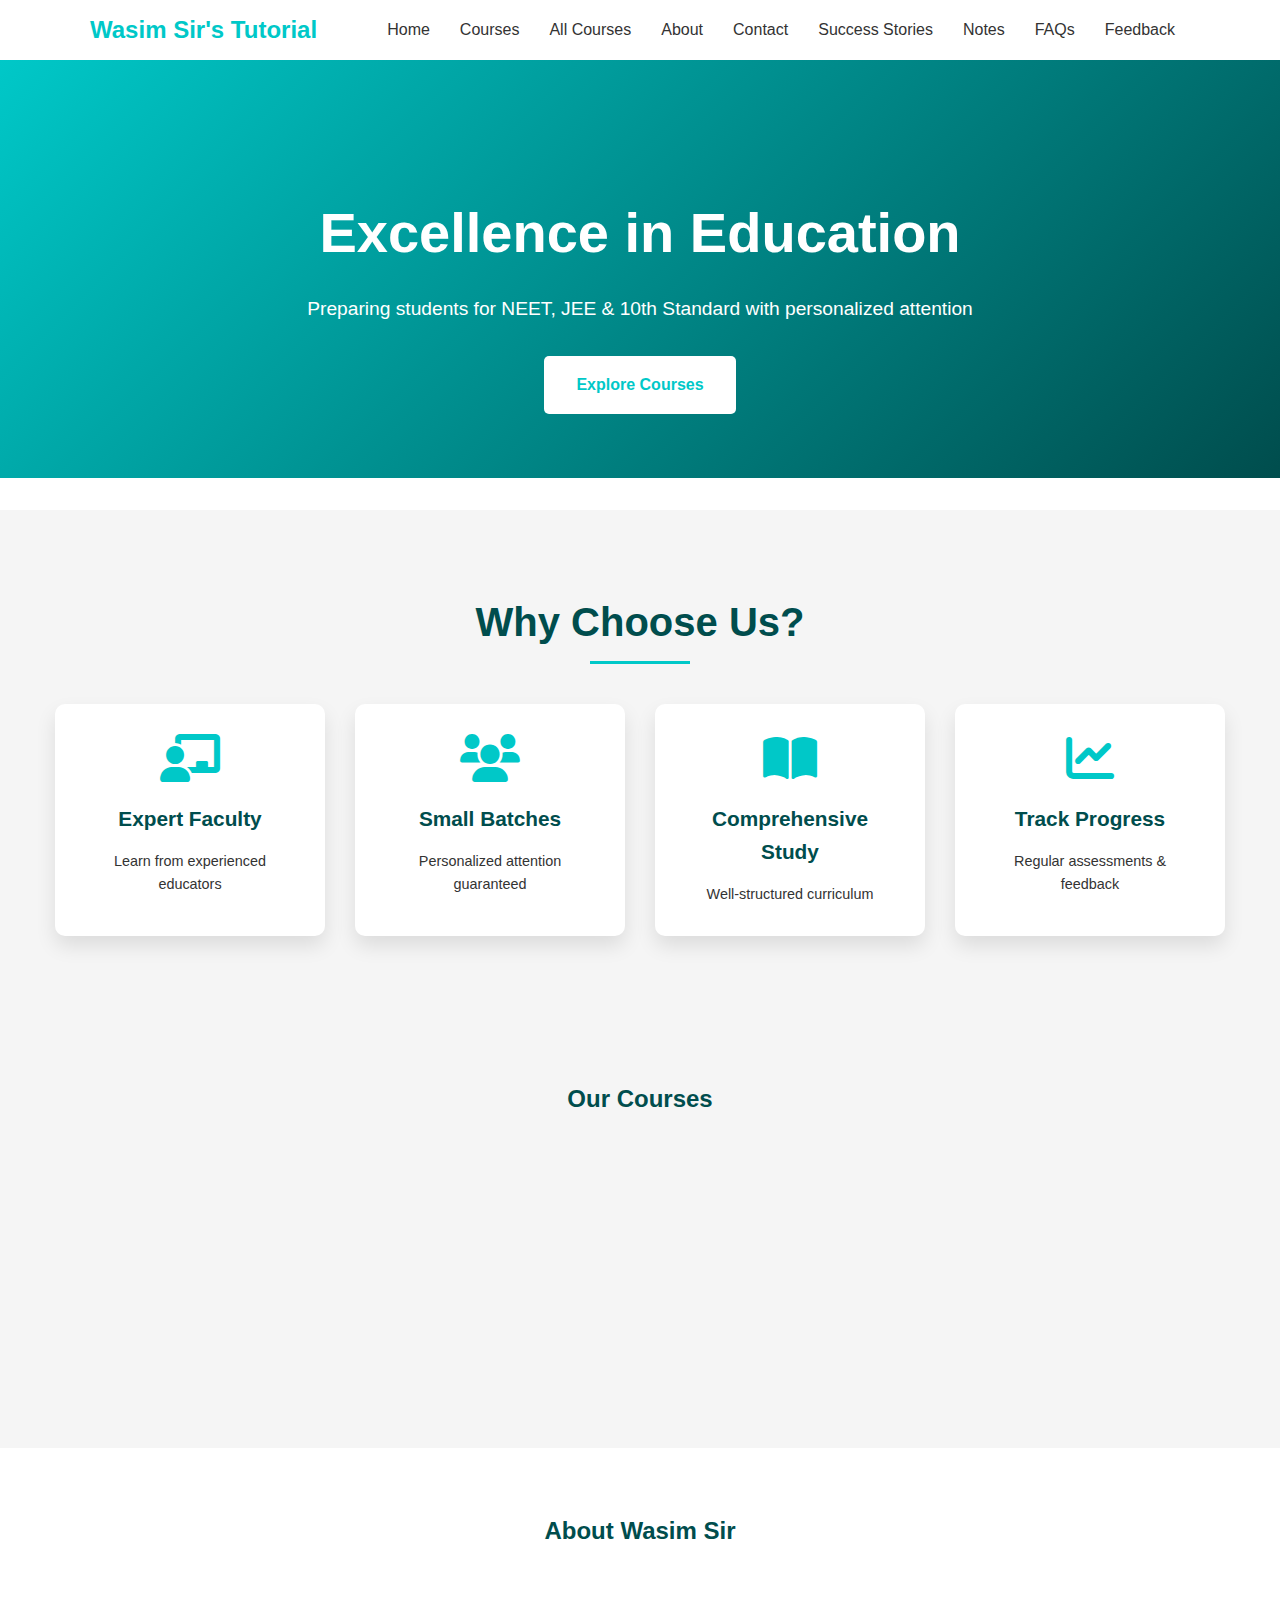
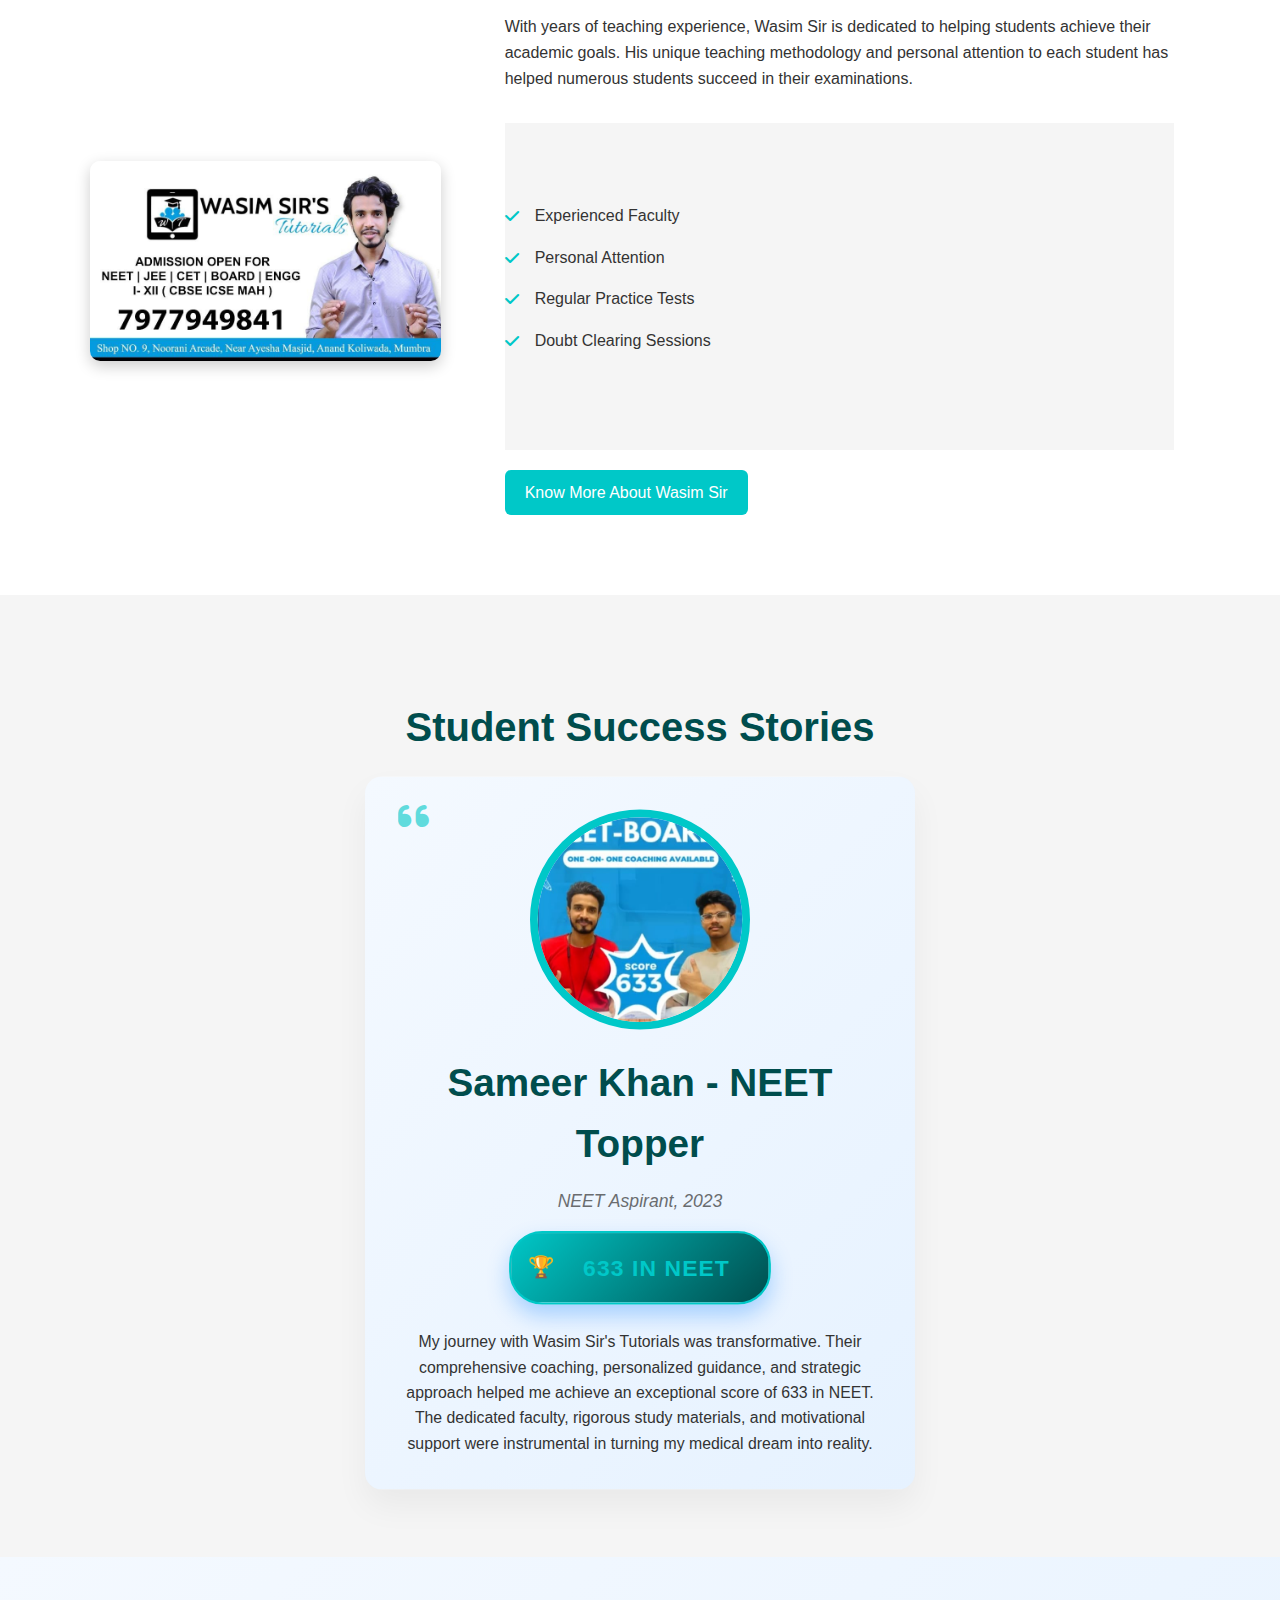
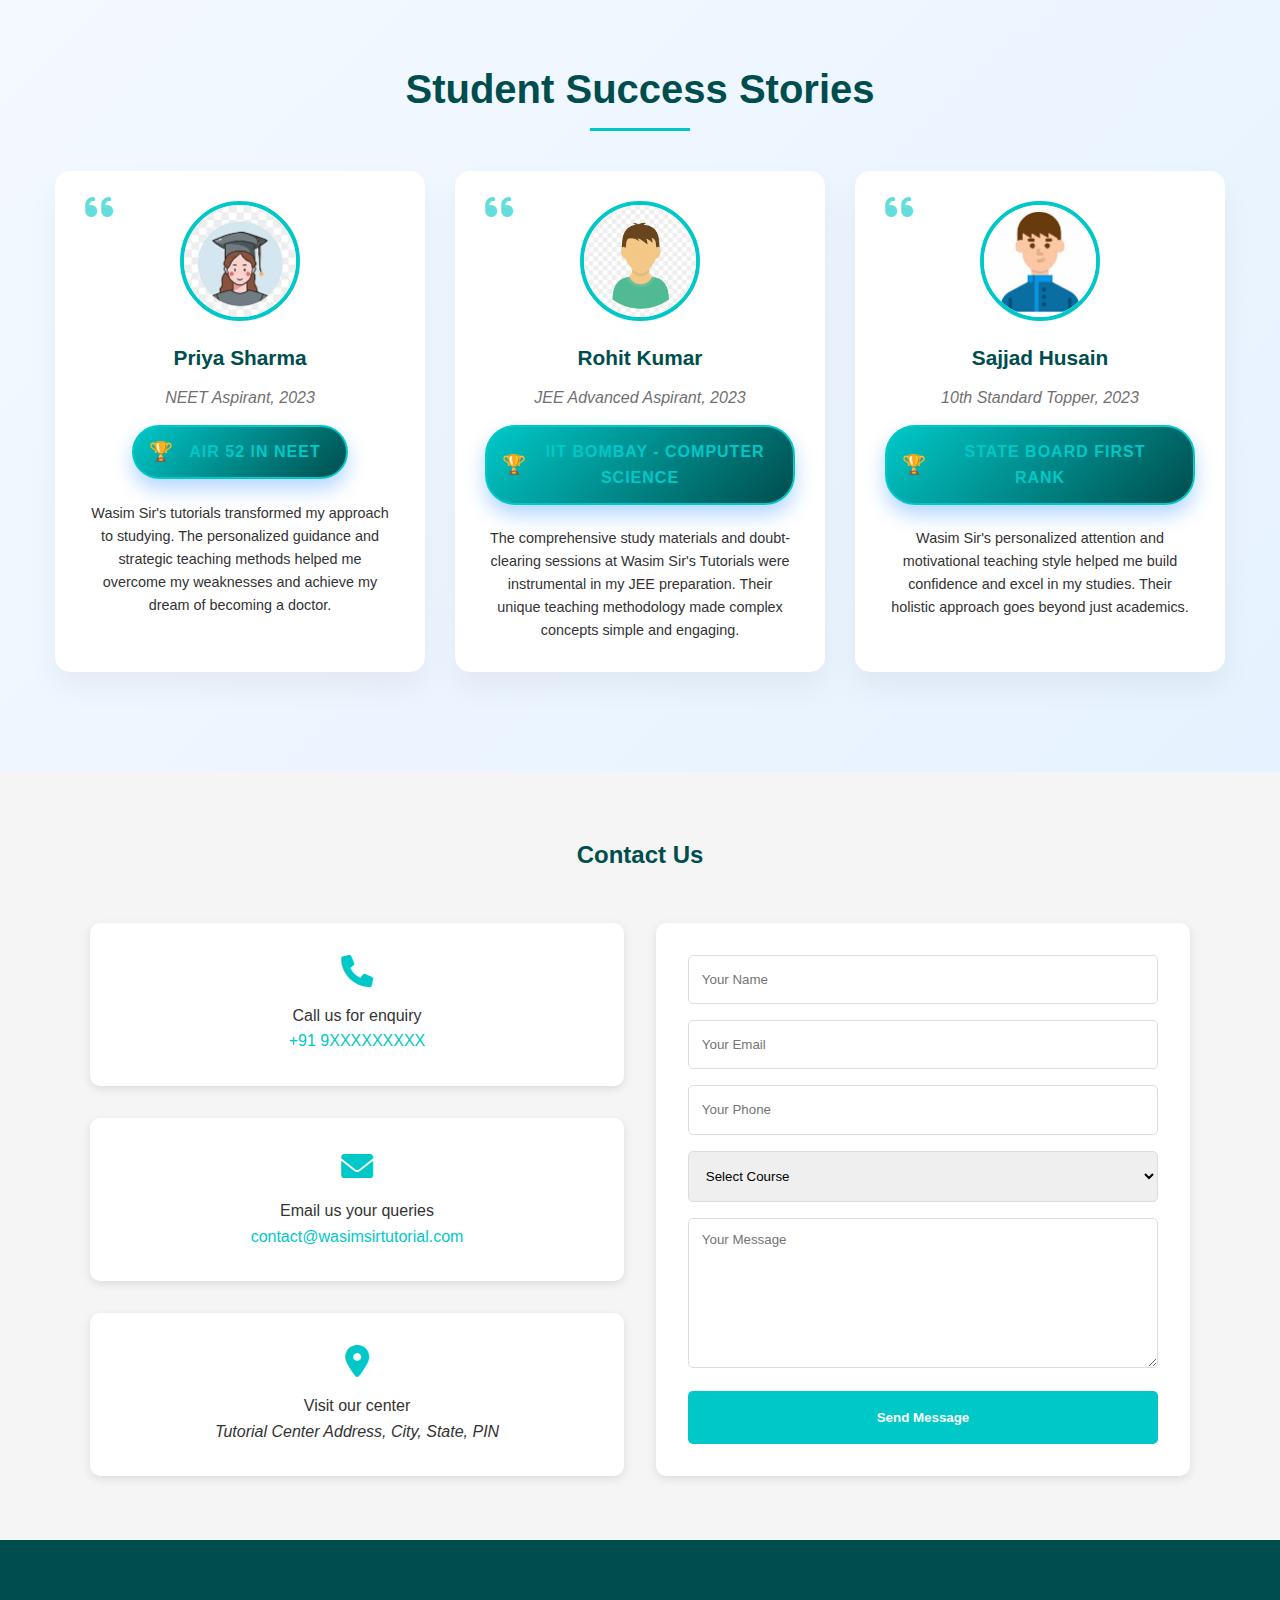
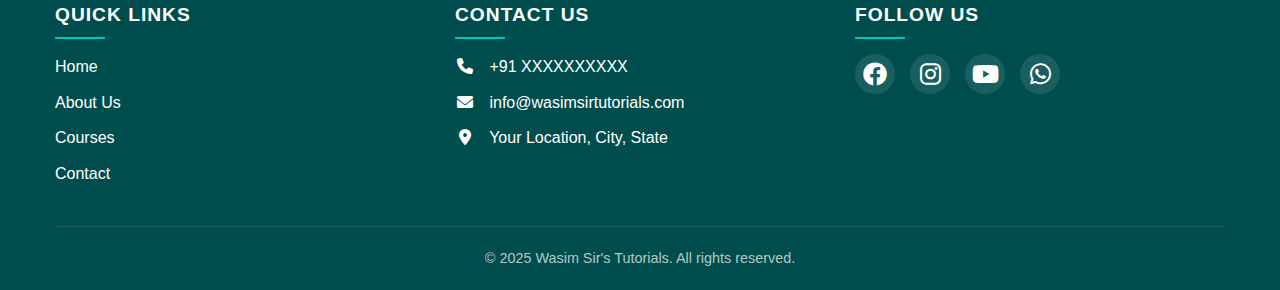
<file: index.html>
<!DOCTYPE html>
<html lang="en">
<head>
    <meta charset="UTF-8">
    <meta name="viewport" content="width=device-width, initial-scale=1.0">
    <title>Wasim Sir's Tutorial Classes</title>
    <link rel="stylesheet" href="https://cdnjs.cloudflare.com/ajax/libs/font-awesome/6.0.0/css/all.min.css">

    <link rel="stylesheet" href="./css/styles.css">
    <link rel="stylesheet" href="./css/features.css">
    <link rel="stylesheet" href="./css/footer.css">
    <link rel="stylesheet" href="./css/success-stories.css">
    <style>
        .mobile-menu-btn {
    display: none;
    background: none;
    border: none;
    cursor: pointer;
    flex-direction: column;
    gap: 5px;
    position: absolute;
    top: 1rem;
    right: 1rem;
    z-index: 1100;
}

.mobile-menu-btn span {
    display: block;
    width: 25px;
    height: 3px;
    background: var(--primary-color);
    transition: 0.3s;
}

/* Show menu button on mobile */
@media (max-width: 768px) {
    .mobile-menu-btn {
        display: flex;
    }
}

    </style>
</head>
<body>
    <nav>
        <div class="container">
            <div class="logo">Wasim Sir's Tutorial</div>
            <button class="mobile-menu-btn">
                <span></span>
                <span></span>
                <span></span>
            </button>
            <ul class="nav-links">
                <li><a href="#home" class="nav-link" data-scroll="true">Home</a></li>
                <li><a href="#courses" class="nav-link" data-scroll="true">Courses</a></li>
                <li><a href="pages/courses.html" class="nav-link">All Courses</a></li>
                <li><a href="#about" class="nav-link" data-scroll="true">About</a></li>
                <li><a href="pages/contact.html" class="nav-link">Contact</a></li>
                <li><a href="#success-stories" class="nav-link" data-scroll="true">Success Stories</a></li>
                <li><a href="pages/notes.html" class="nav-link" data-scroll="true">Notes</a></li>
                <li><a href="pages/faq.html" class="nav-link">FAQs</a></li>
                <li><a href="pages/feedback.html" class="nav-link">Feedback</a></li>
            </ul>
        </div>
    </nav>

    <section id="home" class="hero">
        <div class="container">
            <h1>Excellence in Education</h1>
            <p>Preparing students for NEET, JEE & 10th Standard with personalized attention</p>
            <a href="#courses" class="cta-button">Explore Courses</a>
        </div>
    </section>

      <!-- Features Section -->
      <section class="features">
        <div class="container">
            <h2>Why Choose Us?</h2>
            <div class="features-grid">
                <div class="feature-card">
                    <i class="fas fa-chalkboard-teacher"></i>
                    <h3>Expert Faculty</h3>
                    <p>Learn from experienced educators</p>
                </div>
                <div class="feature-card">
                    <i class="fas fa-users"></i>
                    <h3>Small Batches</h3>
                    <p>Personalized attention guaranteed</p>
                </div>
                <div class="feature-card">
                    <i class="fas fa-book-open"></i>
                    <h3>Comprehensive Study</h3>
                    <p>Well-structured curriculum</p>
                </div>
                <div class="feature-card">
                    <i class="fas fa-chart-line"></i>
                    <h3>Track Progress</h3>
                    <p>Regular assessments & feedback</p>
                </div>
            </div>
        </div>
    </section>

    
    <section id="courses" class="courses">
        <div class="container">
            <h2>Our Courses</h2>
            <div class="course-grid">
                <div class="course-card">
                    <i class="fas fa-microscope"></i>
                    <h3>NEET Preparation</h3>
                    <p>Comprehensive preparation for medical entrance examinations</p>
                </div>
                <div class="course-card">
                    <i class="fas fa-calculator"></i>
                    <h3>JEE Preparation</h3>
                    <p>Expert guidance for engineering entrance examinations</p>
                </div>
                <div class="course-card">
                    <i class="fas fa-book"></i>
                    <h3>10th Standard</h3>
                    <p>Strong foundation for board examinations</p>
                </div>
            </div>
        </div>
    </section>

    <section id="about" class="about">
        <div class="container">
            <h2>About Wasim Sir</h2>
            <div class="about-content">
                <div class="about-image">
                    <img src="img/wasim sir.jpg" alt="Wasim Sir" class="profile-image">
                </div>
                <div class="about-text">
                    <p>With years of teaching experience, Wasim Sir is dedicated to helping students achieve their academic goals. His unique teaching methodology and personal attention to each student has helped numerous students succeed in their examinations.</p>
                    <ul class="features">
                        <li><i class="fas fa-check"></i> Experienced Faculty</li>
                        <li><i class="fas fa-check"></i> Personal Attention</li>
                        <li><i class="fas fa-check"></i> Regular Practice Tests</li>
                        <li><i class="fas fa-check"></i> Doubt Clearing Sessions</li>
                    </ul>
                    <a href="pages/about.html" class="btn btn-about">Know More About Wasim Sir</a>
                </div>
            </div>
        </div>
    </section>

    <section class="testimonials">
        <div class="container">
            <h2>Student Success Stories</h2>
            <div class="testimonial-slider">
                <div class="story-card main-story">
                    <i class="fas fa-quote-left quote-icon"></i>
                    <img src="img/sameer-get-633-in-neet-acheivement.jpg" alt="Sameer Khan" class="story-image">
                    <div class="story-content">
                        <h3>Sameer Khan - NEET Topper</h3>
                        <div class="student-details">NEET Aspirant, 2023</div>
                        <div class="achievement"><span>633 in NEET</span></div>
                        <p>My journey with Wasim Sir's Tutorials was transformative. Their comprehensive coaching, personalized guidance, and strategic approach helped me achieve an exceptional score of 633 in NEET. The dedicated faculty, rigorous study materials, and motivational support were instrumental in turning my medical dream into reality.</p>
                    </div>
                </div>
               
            </div>
        </div>
    </section>

    <section id="success-stories" class="success-stories">
        <div class="container">
            <h2>Student Success Stories</h2>
            <div class="stories-grid">
                <div class="story-card">
                    <i class="fas fa-quote-left quote-icon"></i>
                    <img src="img/student1-avatar.png" alt="Priya Sharma" class="story-image">
                    <div class="story-content">
                        <h3>Priya Sharma</h3>
                        <div class="student-details">NEET Aspirant, 2023</div>
                        <div class="achievement"><span>AIR 52 in NEET</span></div>
                        <p>Wasim Sir's tutorials transformed my approach to studying. The personalized guidance and strategic teaching methods helped me overcome my weaknesses and achieve my dream of becoming a doctor.</p>
                    </div>
                </div>
                <div class="story-card">
                    <i class="fas fa-quote-left quote-icon"></i>
                    <img src="img/student2-avatar.png" alt="Rohit Kumar" class="story-image">
                    <div class="story-content">
                        <h3>Rohit Kumar</h3>
                        <div class="student-details">JEE Advanced Aspirant, 2023</div>
                        <div class="achievement"><span>IIT Bombay - Computer Science</span></div>
                        <p>The comprehensive study materials and doubt-clearing sessions at Wasim Sir's Tutorials were instrumental in my JEE preparation. Their unique teaching methodology made complex concepts simple and engaging.</p>
                    </div>
                </div>
                <div class="story-card">
                    <i class="fas fa-quote-left quote-icon"></i>
                    <img src="img/student3-avatar.png" alt="Anjali Reddy" class="story-image">
                    <div class="story-content">
                        <h3>Sajjad Husain</h3>
                        <div class="student-details">10th Standard Topper, 2023</div>
                        <div class="achievement"><span>State Board First Rank</span></div>
                        <p>Wasim Sir's personalized attention and motivational teaching style helped me build confidence and excel in my studies. Their holistic approach goes beyond just academics.</p>
                    </div>
                </div>
               
            </div>
        </div>
    </section>

    <section id="contact" class="contact">
        <div class="container">
            <h2>Contact Us</h2>
            <div class="contact-grid">
                <div class="contact-info">
                    <div class="info-item">
                        <i class="fas fa-phone"></i>
                        <p>Call us for enquiry</p>
                        <a href="tel:+919XXXXXXXXX">+91 9XXXXXXXXX</a>
                    </div>
                    <div class="info-item">
                        <i class="fas fa-envelope"></i>
                        <p>Email us your queries</p>
                        <a href="mailto:contact@wasimsirtutorial.com">contact@wasimsirtutorial.com</a>
                    </div>
                    <div class="info-item">
                        <i class="fas fa-location-dot"></i>
                        <p>Visit our center</p>
                        <address>Tutorial Center Address, City, State, PIN</address>
                    </div>
                </div>
                <form class="contact-form">
                    <input type="text" placeholder="Your Name" required>
                    <input type="email" placeholder="Your Email" required>
                    <input type="tel" placeholder="Your Phone" required>
                    <select required>
                        <option value="">Select Course</option>
                        <option value="neet">NEET</option>
                        <option value="jee">JEE</option>
                        <option value="10th">10th Standard</option>
                    </select>
                    <textarea placeholder="Your Message" required></textarea>
                    <button type="submit">Send Message</button>
                </form>
            </div>
        </div>
    </section>
  <!-- Footer -->
  <footer class="footer">
    <div class="container">
        <div class="footer-grid">
            <div class="footer-section">
                <h3>Quick Links</h3>
                <ul>
                    <li><a href="/">Home</a></li>
                    <li><a href="pages/about.html">About Us</a></li>
                    <li><a href="pages/courses.html">Courses</a></li>
                    <li><a href="pages/contact.html">Contact</a></li>
                </ul>
            </div>
            <div class="footer-section">
                <h3>Contact Us</h3>
                <ul>
                    <li><i class="fas fa-phone"></i> +91 XXXXXXXXXX</li>
                    <li><i class="fas fa-envelope"></i> info@wasimsirtutorials.com</li>
                    <li><i class="fas fa-map-marker-alt"></i> Your Location, City, State</li>
                </ul>
            </div>
            <div class="footer-section">
                <h3>Follow Us</h3>
                <div class="social-links">
                    <a href="#"><i class="fab fa-facebook"></i></a>
                    <a href="#"><i class="fab fa-instagram"></i></a>
                    <a href="#"><i class="fab fa-youtube"></i></a>
                    <a href="#"><i class="fab fa-whatsapp"></i></a>
                </div>
            </div>
        </div>
        <div class="footer-bottom">
            <p>&copy; 2025 Wasim Sir's Tutorials. All rights reserved.</p>
        </div>
    </div>
</footer>

    <script src="script.js"></script>
</body>
</html>
</file>
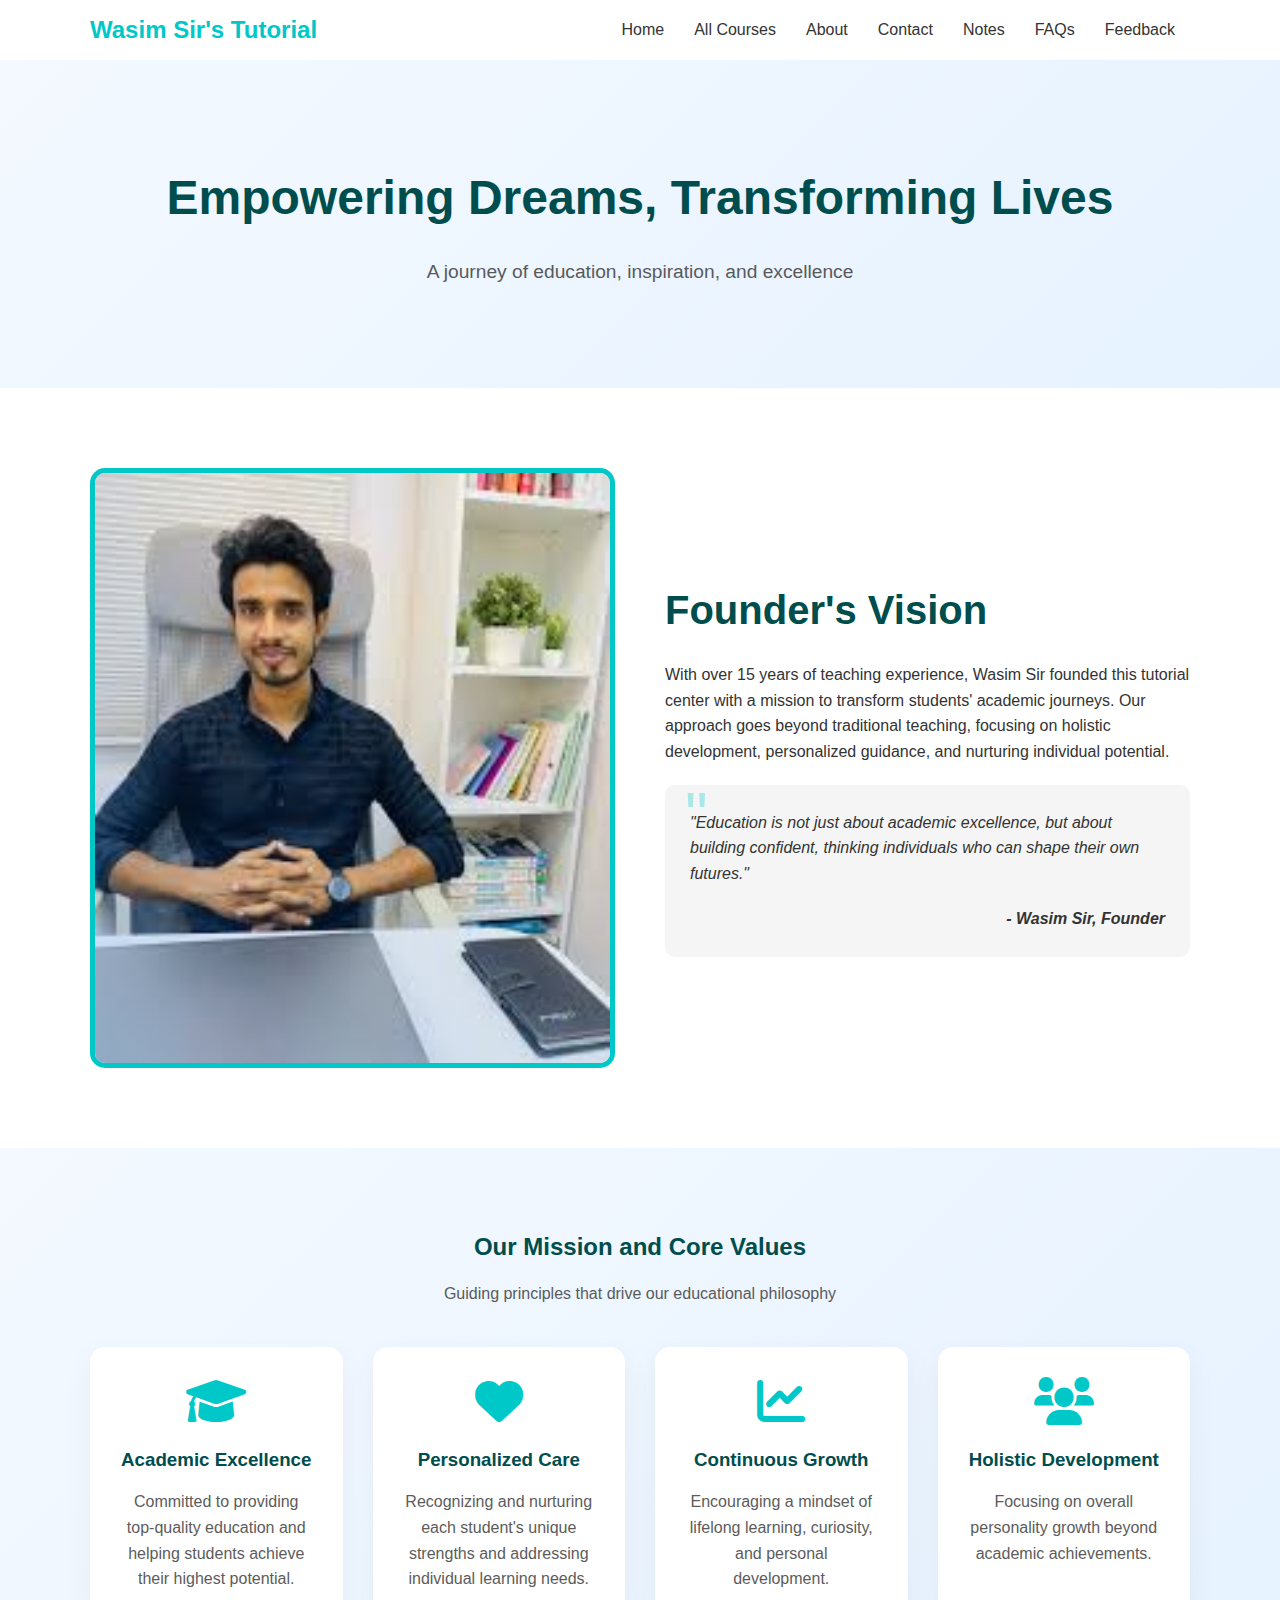
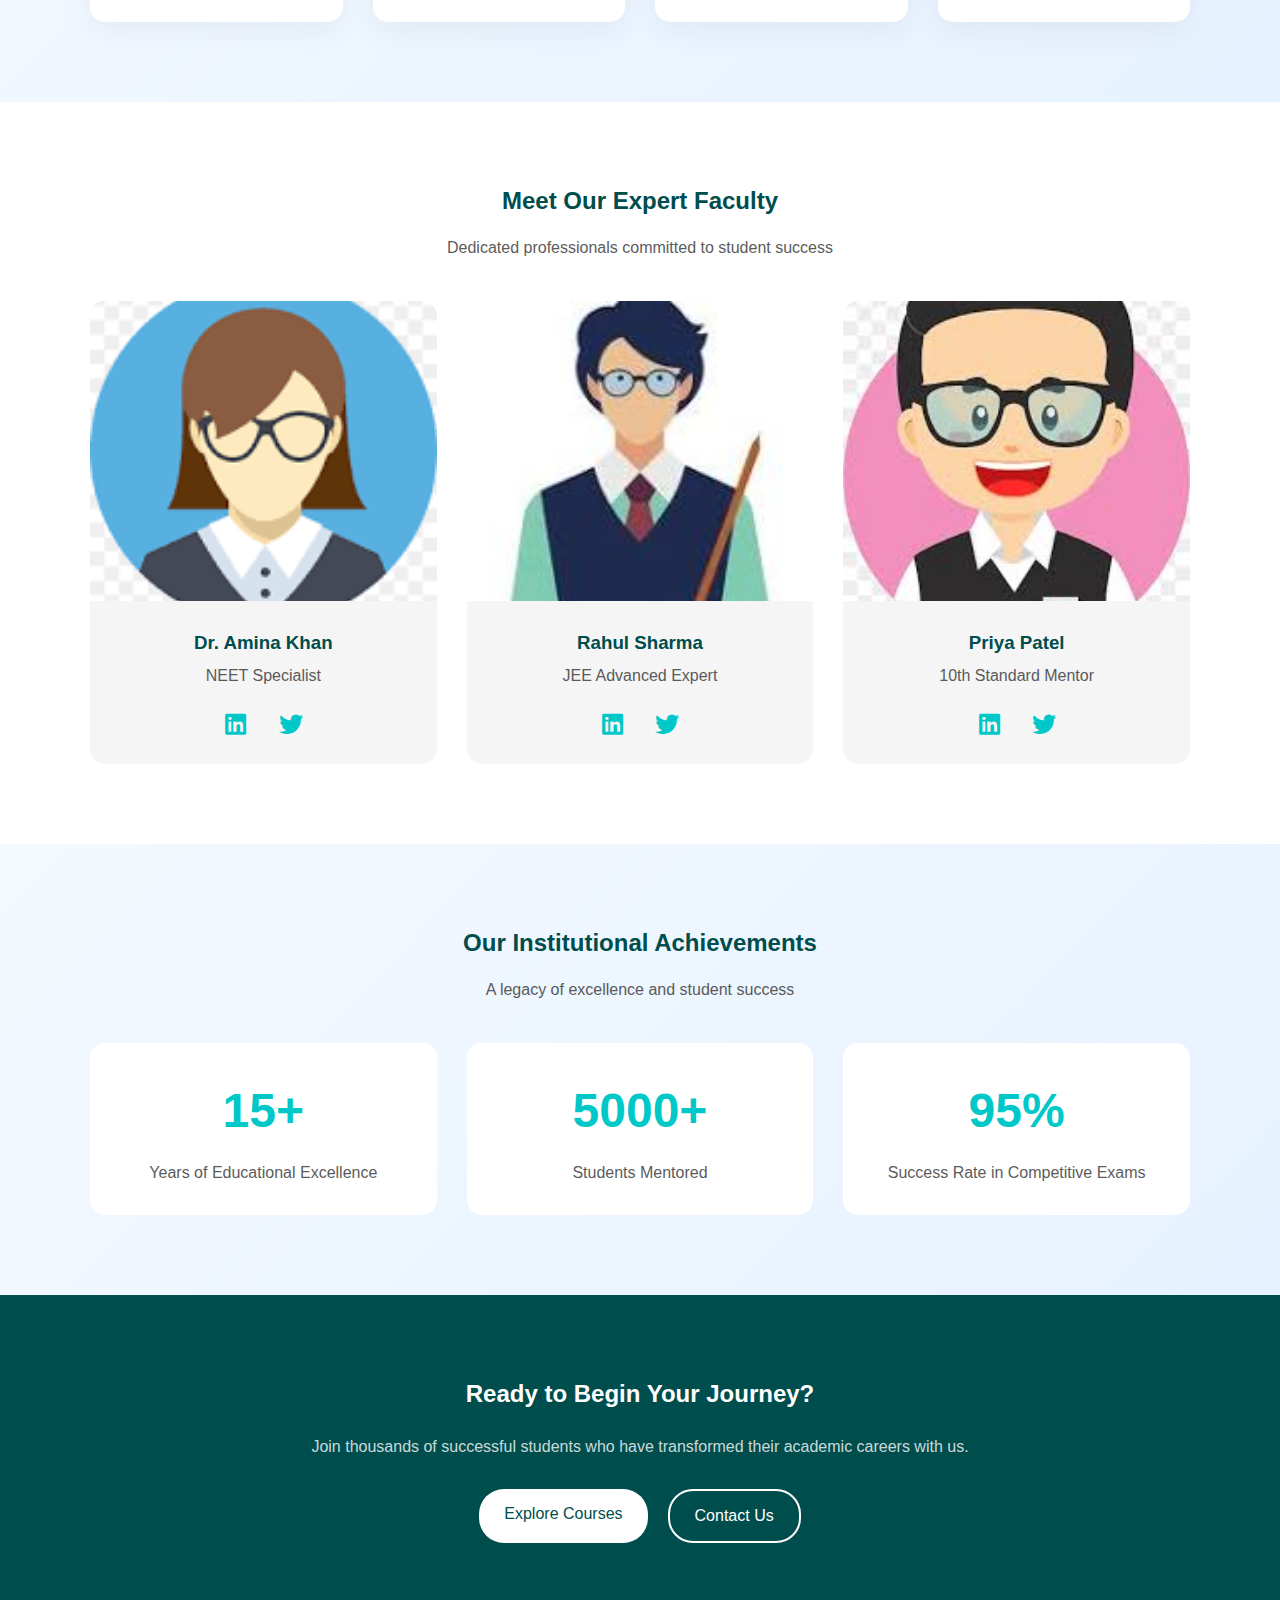
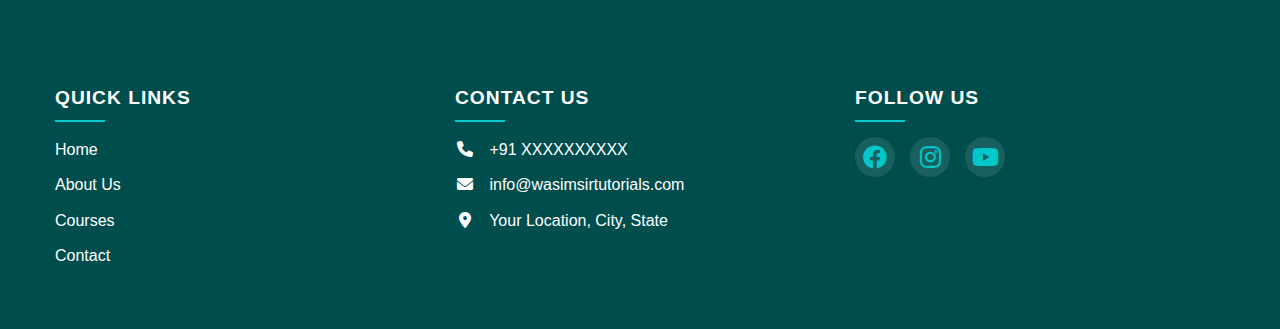
<file: pages/about.html>
<!DOCTYPE html>
<html lang="en">
<head>
    <meta charset="UTF-8">
    <meta name="viewport" content="width=device-width, initial-scale=1.0">
    <title>About - Wasim Sir's Tutorials</title>
    <link rel="stylesheet" href="https://cdnjs.cloudflare.com/ajax/libs/font-awesome/6.0.0/css/all.min.css">
    <link rel="stylesheet" href="../css/styles.css">
    <link rel="stylesheet" href="../css/footer.css">
    <link rel="stylesheet" href="../css/about.css">
</head>
<body>
    <!-- Navigation -->
    <nav>
        <div class="container">
            <div class="logo">Wasim Sir's Tutorial</div>
            <ul class="nav-links">
                <li><a href="../index.html" class="nav-link" data-scroll="true">Home</a></li>
                <li><a href="courses.html" class="nav-link">All Courses</a></li>
                <li><a href="about.html" class="nav-link">About</a></li>
                <li><a href="contact.html" class="nav-link">Contact</a></li>
                <li><a href="notes.html" class="nav-link" data-scroll="true">Notes</a></li>
                <li><a href="faq.html" class="nav-link">FAQs</a></li>
                <li><a href="feedback.html" class="nav-link">Feedback</a></li>
            </ul>
            <button class="mobile-menu-btn">
                <i class="fas fa-bars"></i>
            </button>
        </div>
    </nav>

    <!-- About Hero Section -->
    <section class="about-hero">
        <div class="container">
            <div class="hero-content">
                <h1>Empowering Dreams, Transforming Lives</h1>
                <p>A journey of education, inspiration, and excellence</p>
            </div>
        </div>
    </section>

    <!-- About Story Section -->
    <section class="about-story">
        <div class="container">
            <div class="story-wrapper">
                <div class="story-image">
                    <img src="/img/wasim sir 2.jpeg" alt="Wasim Sir">
                    <div class="image-overlay"></div>
                </div>
                <div class="story-content">
                    <h2>Founder's Vision</h2>
                    <p>With over 15 years of teaching experience, Wasim Sir founded this tutorial center with a mission to transform students' academic journeys. Our approach goes beyond traditional teaching, focusing on holistic development, personalized guidance, and nurturing individual potential.</p>
                    <blockquote>
                        <p>"Education is not just about academic excellence, but about building confident, thinking individuals who can shape their own futures."</p>
                        <cite>- Wasim Sir, Founder</cite>
                    </blockquote>
                </div>
            </div>
        </div>
    </section>

    <!-- Mission and Values -->
    <section class="mission-values">
        <div class="container">
            <div class="section-header">
                <h2>Our Mission and Core Values</h2>
                <p>Guiding principles that drive our educational philosophy</p>
            </div>
            <div class="values-grid">
                <div class="value-card">
                    <i class="fas fa-graduation-cap"></i>
                    <h3>Academic Excellence</h3>
                    <p>Committed to providing top-quality education and helping students achieve their highest potential.</p>
                </div>
                <div class="value-card">
                    <i class="fas fa-heart"></i>
                    <h3>Personalized Care</h3>
                    <p>Recognizing and nurturing each student's unique strengths and addressing individual learning needs.</p>
                </div>
                <div class="value-card">
                    <i class="fas fa-chart-line"></i>
                    <h3>Continuous Growth</h3>
                    <p>Encouraging a mindset of lifelong learning, curiosity, and personal development.</p>
                </div>
                <div class="value-card">
                    <i class="fas fa-users"></i>
                    <h3>Holistic Development</h3>
                    <p>Focusing on overall personality growth beyond academic achievements.</p>
                </div>
            </div>
        </div>
    </section>

    <!-- Team Section -->
    <section class="about-team">
        <div class="container">
            <div class="section-header">
                <h2>Meet Our Expert Faculty</h2>
                <p>Dedicated professionals committed to student success</p>
            </div>
            <div class="team-grid">
                <div class="team-member">
                    <img src="/img/teacher1.png" alt="Faculty Member">
                    <div class="member-info">
                        <h3>Dr. Amina Khan</h3>
                        <p>NEET Specialist</p>
                        <div class="social-links">
                            <a href="#"><i class="fab fa-linkedin"></i></a>
                            <a href="#"><i class="fab fa-twitter"></i></a>
                        </div>
                    </div>
                </div>
                <div class="team-member">
                    <img src="/img/teacher2.jpeg" alt="Faculty Member">
                    <div class="member-info">
                        <h3>Rahul Sharma</h3>
                        <p>JEE Advanced Expert</p>
                        <div class="social-links">
                            <a href="#"><i class="fab fa-linkedin"></i></a>
                            <a href="#"><i class="fab fa-twitter"></i></a>
                        </div>
                    </div>
                </div>
                <div class="team-member">
                    <img src="/img/teacher3.jpeg" alt="Faculty Member">
                    <div class="member-info">
                        <h3>Priya Patel</h3>
                        <p>10th Standard Mentor</p>
                        <div class="social-links">
                            <a href="#"><i class="fab fa-linkedin"></i></a>
                            <a href="#"><i class="fab fa-twitter"></i></a>
                        </div>
                    </div>
                </div>
            </div>
        </div>
    </section>

    <!-- Achievements Section -->
    <section class="about-achievements">
        <div class="container">
            <div class="section-header">
                <h2>Our Institutional Achievements</h2>
                <p>A legacy of excellence and student success</p>
            </div>
            <div class="achievements-grid">
                <div class="achievement-card">
                    <h3>15+</h3>
                    <p>Years of Educational Excellence</p>
                </div>
                <div class="achievement-card">
                    <h3>5000+</h3>
                    <p>Students Mentored</p>
                </div>
                <div class="achievement-card">
                    <h3>95%</h3>
                    <p>Success Rate in Competitive Exams</p>
                </div>
                <!-- <div class="achievement-card">
                    <h3></h3>
                    <p>National Rank Holders</p>
                </div> -->
            </div>
        </div>
    </section>

    <!-- CTA Section -->
    <section class="about-cta">
        <div class="container">
            <h2>Ready to Begin Your Journey?</h2>
            <p>Join thousands of successful students who have transformed their academic careers with us.</p>
            <div class="cta-buttons">
                <a href="courses.html" class="btn btn-primary">Explore Courses</a>
                <a href="contact.html" class="btn btn-secondary">Contact Us</a>
            </div>
        </div>
    </section>

    <!-- Footer -->
    <footer class="footer">
        <div class="container">
            <div class="footer-grid">
                <div class="footer-section">
                    <h3>Quick Links</h3>
                    <ul>
                        <li><a href="../index.html">Home</a></li>
                        <li><a href="about.html">About Us</a></li>
                        <li><a href="courses.html">Courses</a></li>
                        <li><a href="contact.html">Contact</a></li>
                    </ul>
                </div>
                <div class="footer-section">
                    <h3>Contact Us</h3>
                    <ul>
                        <li><i class="fas fa-phone"></i> +91 XXXXXXXXXX</li>
                        <li><i class="fas fa-envelope"></i> info@wasimsirtutorials.com</li>
                        <li><i class="fas fa-map-marker-alt"></i> Your Location, City, State</li>
                    </ul>
                </div>
                <div class="footer-section">
                    <h3>Follow Us</h3>
                    <div class="social-links">
                        <a href="#"><i class="fab fa-facebook"></i></a>
                        <a href="#"><i class="fab fa-instagram"></i></a>
                        <a href="#"><i class="fab fa-youtube"></i></a>
                    </div>
                </div>
            </div>
        </div>
    </footer>

    <script src="../script.js"></script>
</body>
</html>
</file>
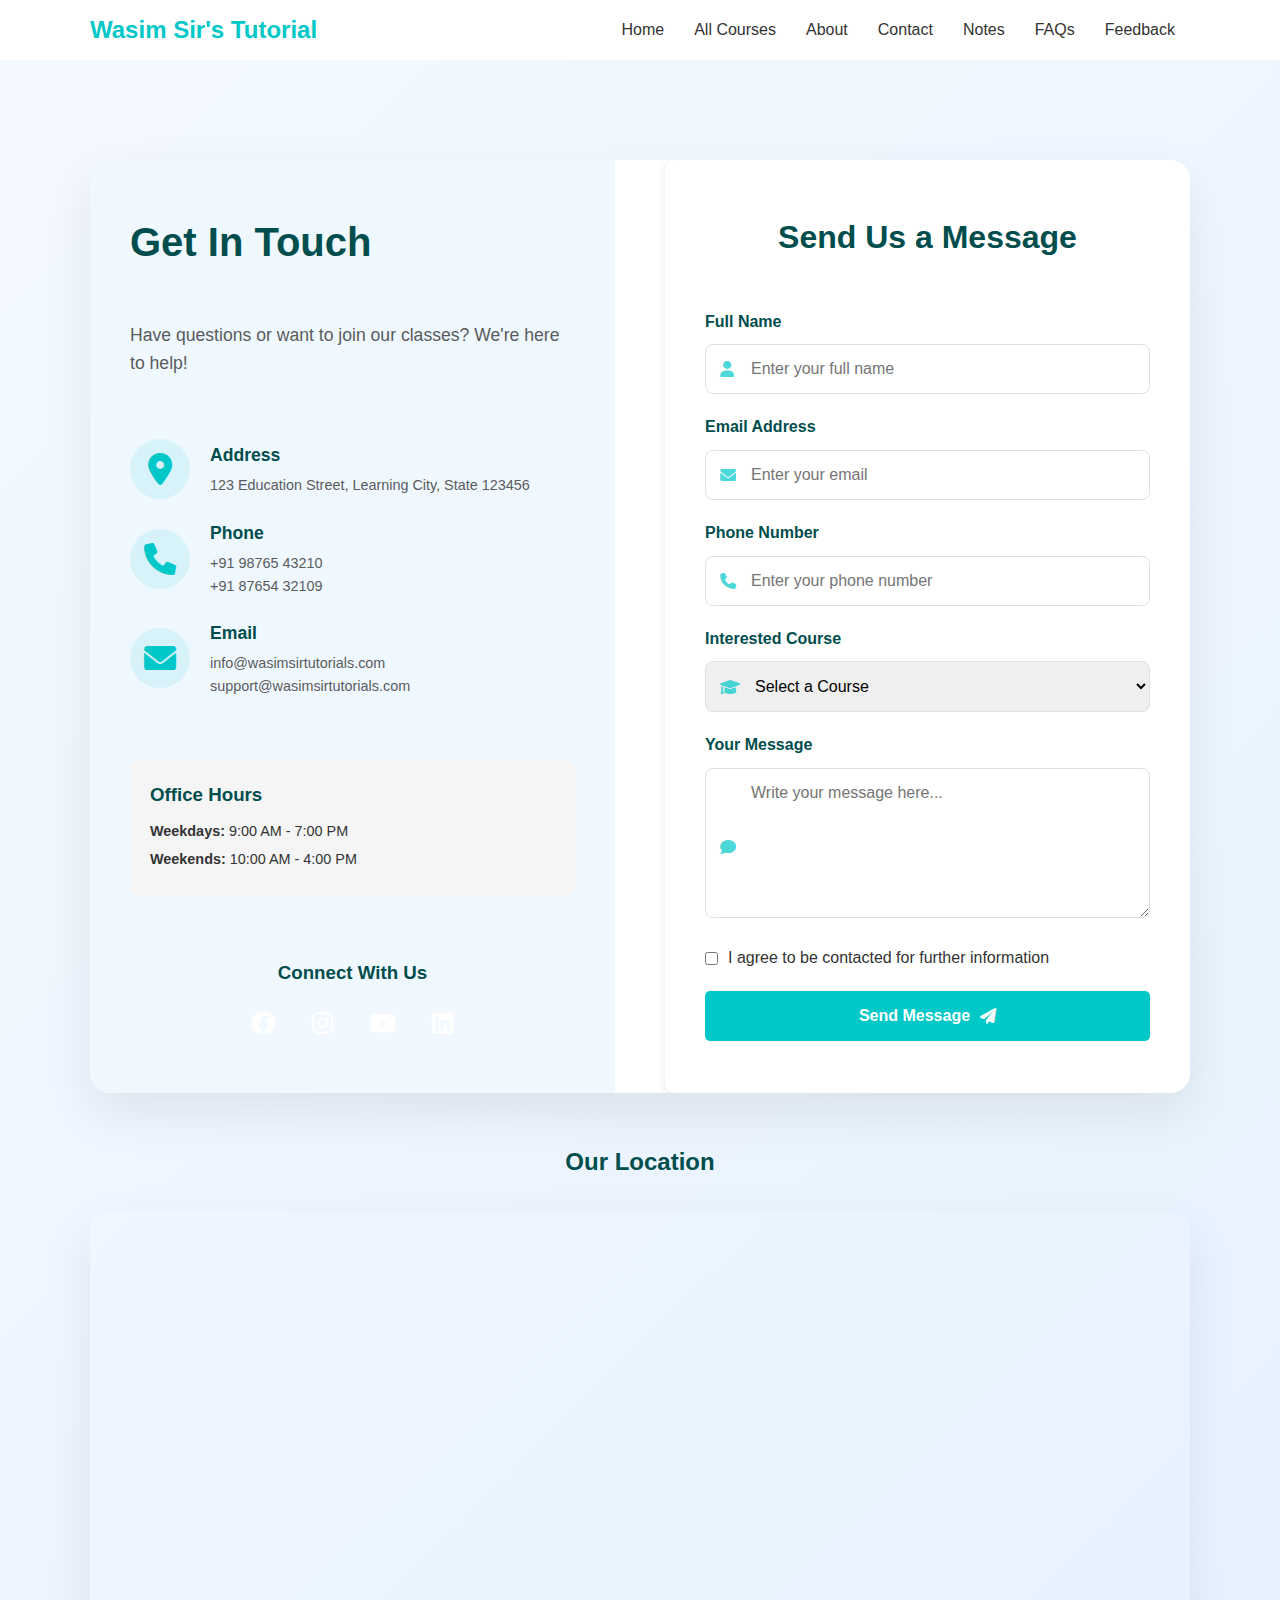
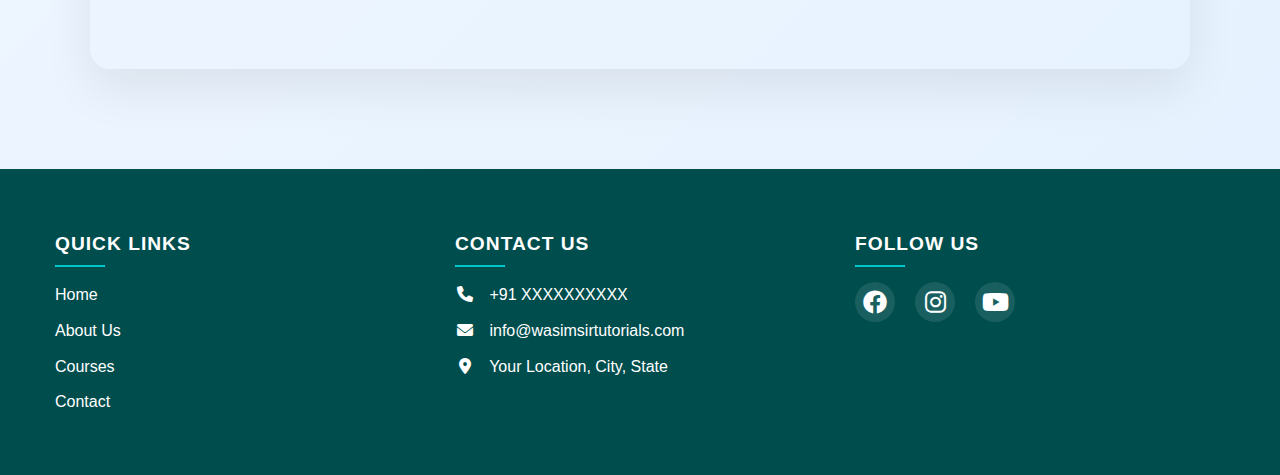
<file: pages/contact.html>
<!DOCTYPE html>
<html lang="en">
<head>
    <meta charset="UTF-8">
    <meta name="viewport" content="width=device-width, initial-scale=1.0">
    <title>Contact - Wasim Sir's Tutorials</title>
    <link rel="stylesheet" href="https://cdnjs.cloudflare.com/ajax/libs/font-awesome/6.0.0/css/all.min.css">
    <link rel="stylesheet" href="../css/styles.css">
    <link rel="stylesheet" href="../css/footer.css">
    <link rel="stylesheet" href="../css/contact.css">
</head>
<body>
    <!-- Navigation -->
    <nav>
        <div class="container">
            <div class="logo">Wasim Sir's Tutorial</div>
            <ul class="nav-links">
                <li><a href="../index.html" class="nav-link" data-scroll="true">Home</a></li>
                <li><a href="courses.html" class="nav-link">All Courses</a></li>
                <li><a href="about.html" class="nav-link" data-scroll="true">About</a></li>
                <li><a href="contact.html" class="nav-link">Contact</a></li>
                <li><a href="notes.html" class="nav-link" data-scroll="true">Notes</a></li>

                <li><a href="faq.html" class="nav-link">FAQs</a></li>
                <li><a href="feedback.html" class="nav-link">Feedback</a></li>
            </ul>
            <button class="mobile-menu-btn">
                <i class="fas fa-bars"></i>
            </button>
        </div>
    </nav>

    <!-- Contact Section -->
    <section class="contact-section">
        <div class="container">
            <div class="contact-wrapper">
                <div class="contact-info">
                    <h1>Get In Touch</h1>
                    <p>Have questions or want to join our classes? We're here to help!</p>
                    
                    <div class="contact-details">
                        <div class="contact-item">
                            <i class="fas fa-map-marker-alt"></i>
                            <div>
                                <h3>Address</h3>
                                <p>123 Education Street, Learning City, State 123456</p>
                            </div>
                        </div>
                        
                        <div class="contact-item">
                            <i class="fas fa-phone"></i>
                            <div>
                                <h3>Phone</h3>
                                <p>+91 98765 43210</p>
                                <p>+91 87654 32109</p>
                            </div>
                        </div>
                        
                        <div class="contact-item">
                            <i class="fas fa-envelope"></i>
                            <div>
                                <h3>Email</h3>
                                <p>info@wasimsirtutorials.com</p>
                                <p>support@wasimsirtutorials.com</p>
                            </div>
                        </div>
                    </div>

                    <div class="contact-hours">
                        <h3>Office Hours</h3>
                        <p><strong>Weekdays:</strong> 9:00 AM - 7:00 PM</p>
                        <p><strong>Weekends:</strong> 10:00 AM - 4:00 PM</p>
                    </div>

                    <div class="social-connect">
                        <h3>Connect With Us</h3>
                        <div class="social-links">
                            <a href="#" class="social-link"><i class="fab fa-facebook"></i></a>
                            <a href="#" class="social-link"><i class="fab fa-instagram"></i></a>
                            <a href="#" class="social-link"><i class="fab fa-youtube"></i></a>
                            <a href="#" class="social-link"><i class="fab fa-linkedin"></i></a>
                        </div>
                    </div>
                </div>

                <div class="contact-form">
                    <h2>Send Us a Message</h2>
                    <form id="contact-form" action="#" method="POST">
                        <div class="form-group">
                            <label for="name">Full Name</label>
                            <div class="input-wrapper">
                                <i class="fas fa-user"></i>
                                <input type="text" id="name" name="name" placeholder="Enter your full name" required>
                            </div>
                        </div>

                        <div class="form-group">
                            <label for="email">Email Address</label>
                            <div class="input-wrapper">
                                <i class="fas fa-envelope"></i>
                                <input type="email" id="email" name="email" placeholder="Enter your email" required>
                            </div>
                        </div>

                        <div class="form-group">
                            <label for="phone">Phone Number</label>
                            <div class="input-wrapper">
                                <i class="fas fa-phone"></i>
                                <input type="tel" id="phone" name="phone" placeholder="Enter your phone number" required>
                            </div>
                        </div>

                        <div class="form-group">
                            <label for="course">Interested Course</label>
                            <div class="input-wrapper">
                                <i class="fas fa-graduation-cap"></i>
                                <select id="course" name="course" required>
                                    <option value="">Select a Course</option>
                                    <option value="neet">NEET Coaching</option>
                                    <option value="jee">JEE Coaching</option>
                                    <option value="10th">10th Standard</option>
                                    <option value="other">Other</option>
                                </select>
                            </div>
                        </div>

                        <div class="form-group">
                            <label for="message">Your Message</label>
                            <div class="input-wrapper">
                                <i class="fas fa-comment"></i>
                                <textarea id="message" name="message" placeholder="Write your message here..." required></textarea>
                            </div>
                        </div>

                        <div class="form-group checkbox-group">
                            <input type="checkbox" id="consent" name="consent" required>
                            <label for="consent">I agree to be contacted for further information</label>
                        </div>

                        <button type="submit" class="submit-btn">
                            Send Message <i class="fas fa-paper-plane"></i>
                        </button>
                    </form>
                </div>
            </div>

            <div class="contact-map">
                <h2>Our Location</h2>
                <div class="map-container">
                    <iframe 
                        src="https://www.google.com/maps/embed?pb=!1m18!1m12!1m3!1d3782.7381389741!2d73.02740378108386!3d19.157687302074205!2m3!1f0!2f0!3f0!3m2!1i1024!2i768!4f13.1!3m3!1m2!1s0x0%3A0x0!2zMTnCsDA5JzI3LjciTiA3M8KwMDEnMzguNyJF!5e0!3m2!1sen!2sin!4v1707209380079!5m2!1sen!2sin" 
                        width="100%" 
                        height="450" 
                        style="border:0;" 
                        allowfullscreen="" 
                        loading="lazy" 
                        referrerpolicy="no-referrer-when-downgrade">
                    </iframe>
                </div>
            </div>
        </div>
    </section>

    <!-- Footer -->
    <footer class="footer">
        <div class="container">
            <div class="footer-grid">
                <div class="footer-section">
                    <h3>Quick Links</h3>
                    <ul>
                        <li><a href="../index.html">Home</a></li>
                        <li><a href="about.html">About Us</a></li>
                        <li><a href="courses.html">Courses</a></li>
                        <li><a href="contact.html">Contact</a></li>
                    </ul>
                </div>
                <div class="footer-section">
                    <h3>Contact Us</h3>
                    <ul>
                        <li><i class="fas fa-phone"></i> +91 XXXXXXXXXX</li>
                        <li><i class="fas fa-envelope"></i> info@wasimsirtutorials.com</li>
                        <li><i class="fas fa-map-marker-alt"></i> Your Location, City, State</li>
                    </ul>
                </div>
                <div class="footer-section">
                    <h3>Follow Us</h3>
                    <div class="social-links">
                        <a href="#"><i class="fab fa-facebook"></i></a>
                        <a href="#"><i class="fab fa-instagram"></i></a>
                        <a href="#"><i class="fab fa-youtube"></i></a>
                    </div>
                </div>
            </div>
        </div>
    </footer>

    <script src="../script.js"></script>
    <script src="../js/contact.js"></script>
</body>
</html>
</file>
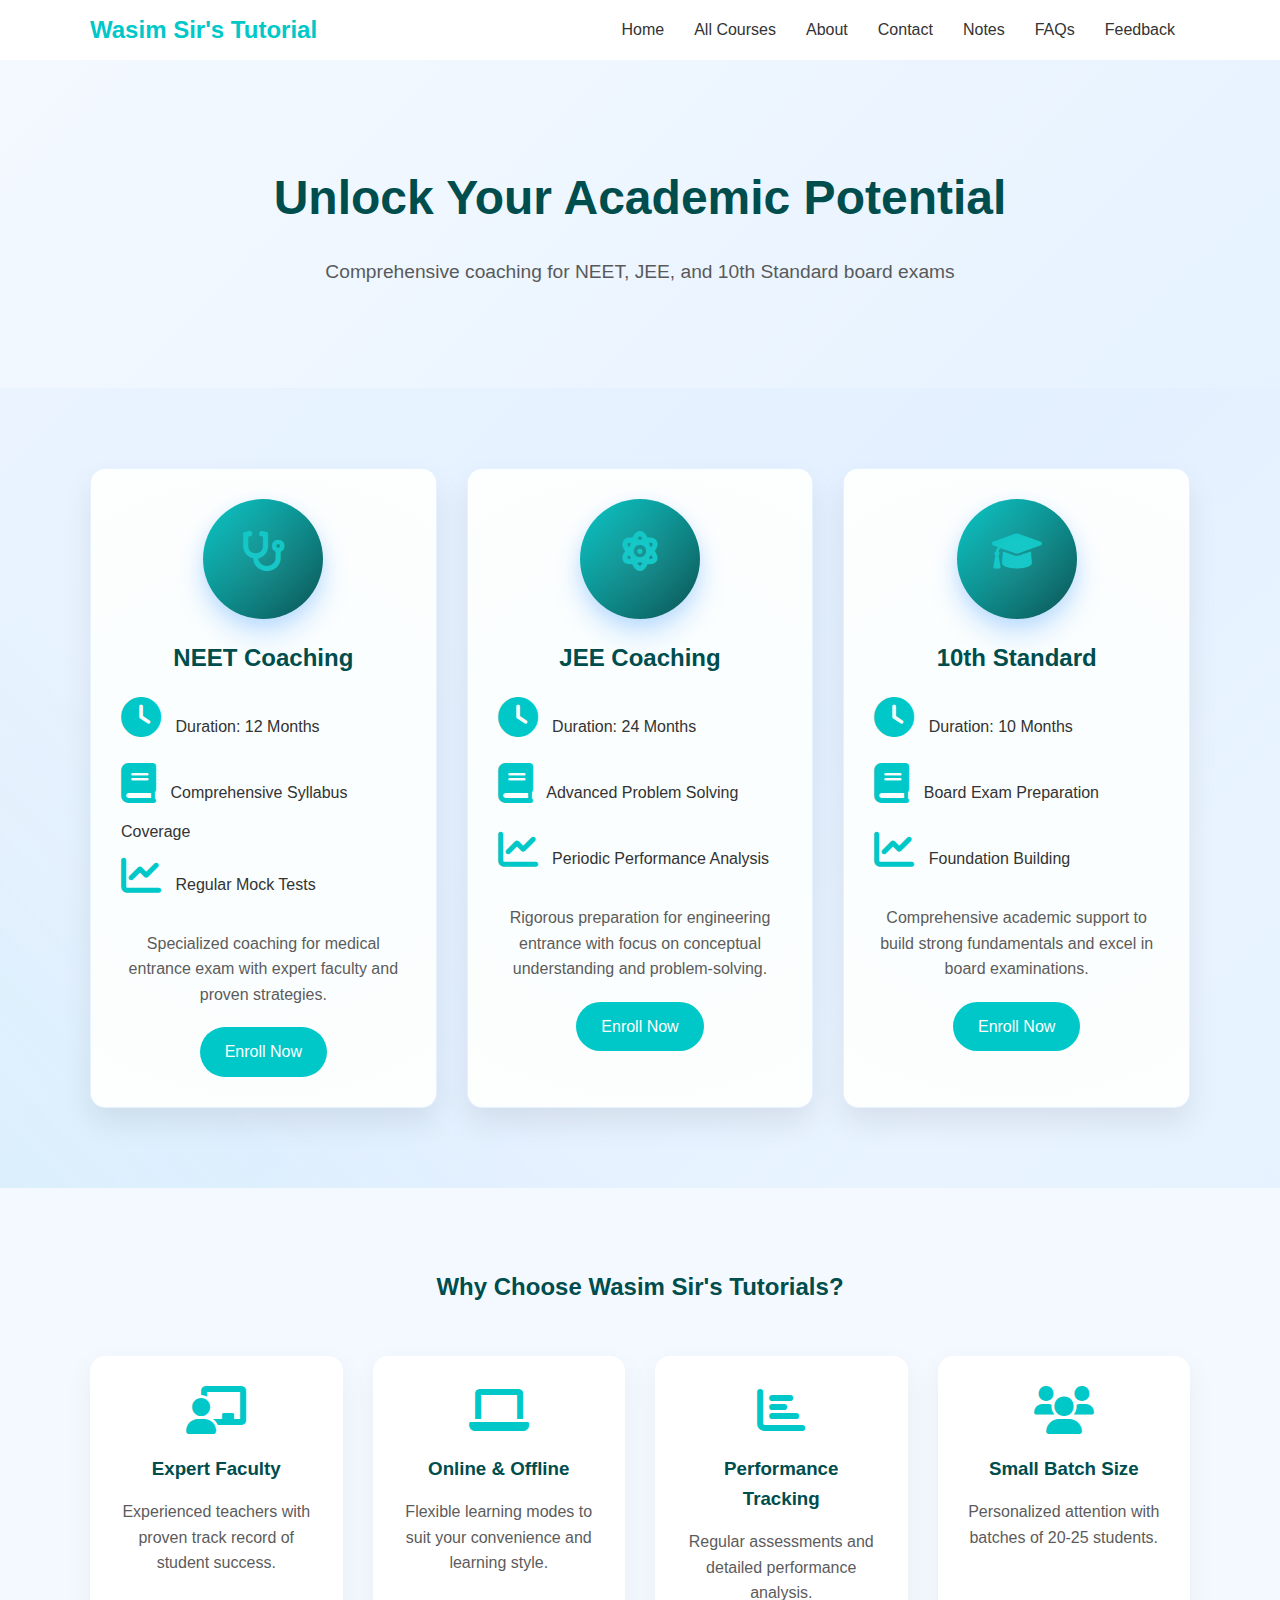
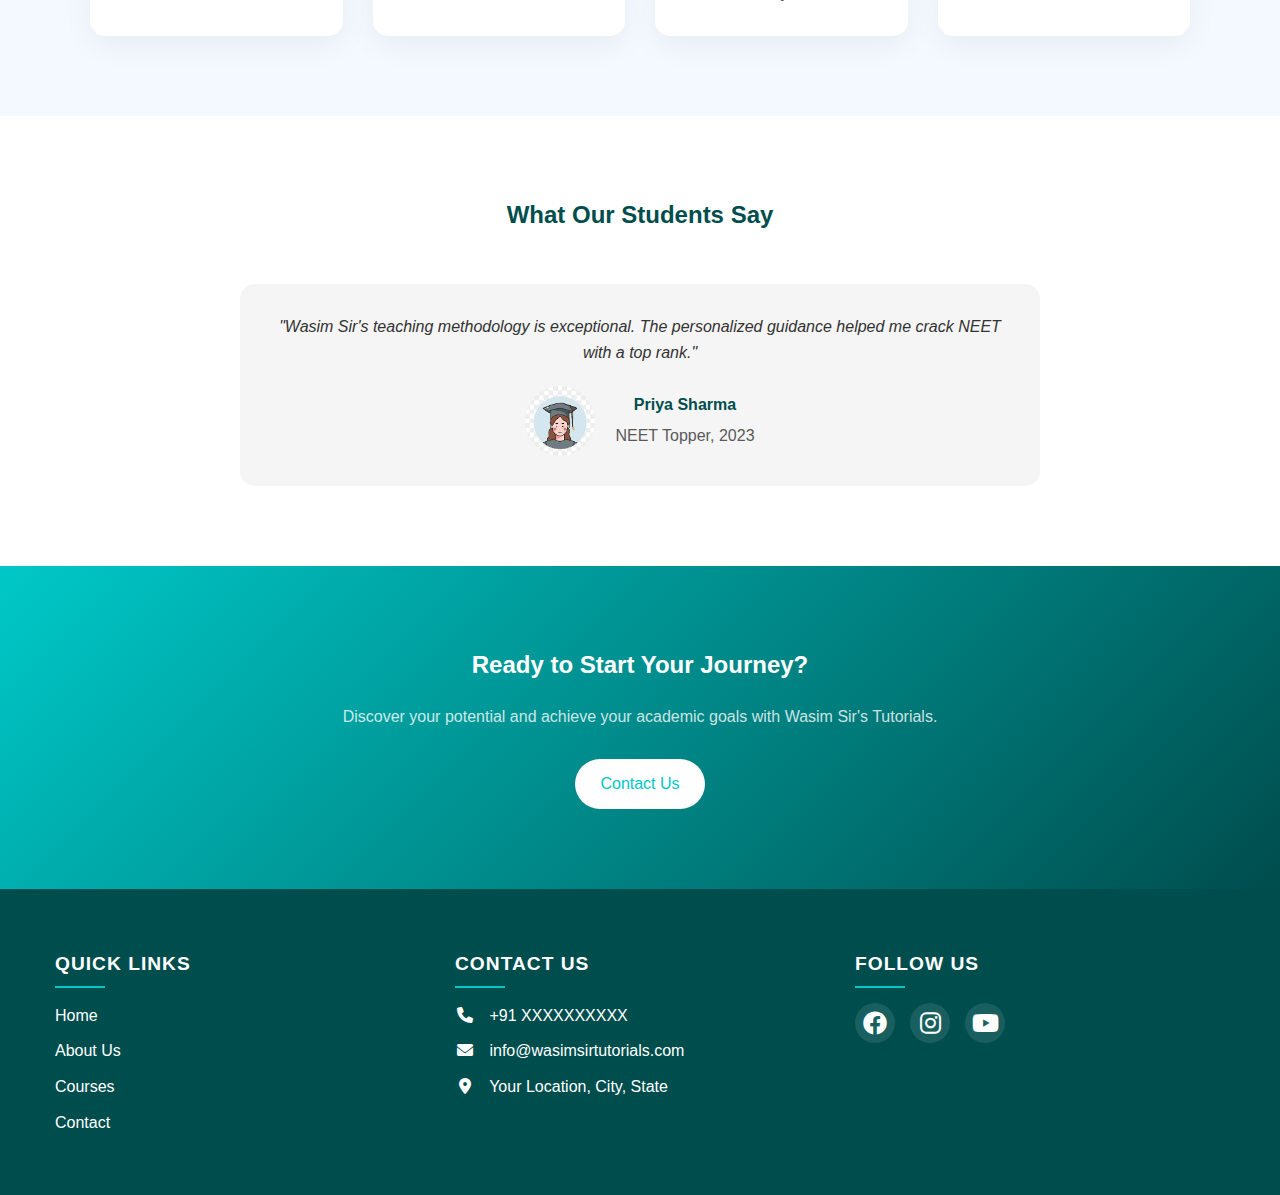
<file: pages/courses.html>
<!DOCTYPE html>
<html lang="en">
<head>
    <meta charset="UTF-8">
    <meta name="viewport" content="width=device-width, initial-scale=1.0">
    <title>Courses - Wasim Sir's Tutorials</title>
    <link rel="stylesheet" href="https://cdnjs.cloudflare.com/ajax/libs/font-awesome/6.0.0/css/all.min.css">
    <link rel="stylesheet" href="../css/styles.css">
    <link rel="stylesheet" href="../css/footer.css">
    <link rel="stylesheet" href="../css/courses.css">
</head>
<body>
    <!-- Navigation -->
    <nav>
        <div class="container">
            <div class="logo">Wasim Sir's Tutorial</div>
            <ul class="nav-links">
                <li><a href="../index.html" class="nav-link" data-scroll="true">Home</a></li>
                <li><a href="courses.html" class="nav-link">All Courses</a></li>
                <li><a href="about.html" class="nav-link" data-scroll="true">About</a></li>
                <li><a href="contact.html" class="nav-link">Contact</a></li>
                <li><a href="notes.html" class="nav-link" data-scroll="true">Notes</a></li>

                <li><a href="faq.html" class="nav-link">FAQs</a></li>
                <li><a href="feedback.html" class="nav-link">Feedback</a></li>
            </ul>
            <button class="mobile-menu-btn">
                <i class="fas fa-bars"></i>
            </button>
        </div>
    </nav>

    <!-- Courses Hero Section -->
    <section class="courses-hero">
        <div class="container">
            <div class="hero-content">
                <h1>Unlock Your Academic Potential</h1>
                <p>Comprehensive coaching for NEET, JEE, and 10th Standard board exams</p>
            </div>
        </div>
    </section>

    <!-- Courses Grid -->
    <section class="courses-grid">
        <div class="container">
            <div class="course-cards">
                <div class="course-card">
                    <div class="course-icon">
                        <i class="fas fa-stethoscope"></i>
                    </div>
                    <h2>NEET Coaching</h2>
                    <div class="course-details">
                        <div class="detail-item">
                            <i class="fas fa-clock"></i>
                            <span>Duration: 12 Months</span>
                        </div>
                        <div class="detail-item">
                            <i class="fas fa-book"></i>
                            <span>Comprehensive Syllabus Coverage</span>
                        </div>
                        <div class="detail-item">
                            <i class="fas fa-chart-line"></i>
                            <span>Regular Mock Tests</span>
                        </div>
                    </div>
                    <p>Specialized coaching for medical entrance exam with expert faculty and proven strategies.</p>
                    <a href="#" class="btn btn-primary">Enroll Now</a>
                </div>

                <div class="course-card">
                    <div class="course-icon">
                        <i class="fas fa-atom"></i>
                    </div>
                    <h2>JEE Coaching</h2>
                    <div class="course-details">
                        <div class="detail-item">
                            <i class="fas fa-clock"></i>
                            <span>Duration: 24 Months</span>
                        </div>
                        <div class="detail-item">
                            <i class="fas fa-book"></i>
                            <span>Advanced Problem Solving</span>
                        </div>
                        <div class="detail-item">
                            <i class="fas fa-chart-line"></i>
                            <span>Periodic Performance Analysis</span>
                        </div>
                    </div>
                    <p>Rigorous preparation for engineering entrance with focus on conceptual understanding and problem-solving.</p>
                    <a href="#" class="btn btn-primary">Enroll Now</a>
                </div>

                <div class="course-card">
                    <div class="course-icon">
                        <i class="fas fa-graduation-cap"></i>
                    </div>
                    <h2>10th Standard</h2>
                    <div class="course-details">
                        <div class="detail-item">
                            <i class="fas fa-clock"></i>
                            <span>Duration: 10 Months</span>
                        </div>
                        <div class="detail-item">
                            <i class="fas fa-book"></i>
                            <span>Board Exam Preparation</span>
                        </div>
                        <div class="detail-item">
                            <i class="fas fa-chart-line"></i>
                            <span>Foundation Building</span>
                        </div>
                    </div>
                    <p>Comprehensive academic support to build strong fundamentals and excel in board examinations.</p>
                    <a href="#" class="btn btn-primary">Enroll Now</a>
                </div>
            </div>
        </div>
    </section>

    <!-- Course Features -->
    <section class="course-features">
        <div class="container">
            <h2>Why Choose Wasim Sir's Tutorials?</h2>
            <div class="features-grid">
                <div class="feature-card">
                    <i class="fas fa-chalkboard-teacher"></i>
                    <h3>Expert Faculty</h3>
                    <p>Experienced teachers with proven track record of student success.</p>
                </div>
                <div class="feature-card">
                    <i class="fas fa-laptop"></i>
                    <h3>Online & Offline</h3>
                    <p>Flexible learning modes to suit your convenience and learning style.</p>
                </div>
                <div class="feature-card">
                    <i class="fas fa-chart-bar"></i>
                    <h3>Performance Tracking</h3>
                    <p>Regular assessments and detailed performance analysis.</p>
                </div>
                <div class="feature-card">
                    <i class="fas fa-users"></i>
                    <h3>Small Batch Size</h3>
                    <p>Personalized attention with batches of 20-25 students.</p>
                </div>
            </div>
        </div>
    </section>

    <!-- Testimonial Section -->
    <section class="course-testimonials">
        <div class="container">
            <h2>What Our Students Say</h2>
            <div class="testimonial-slider">
                <div class="testimonial-card">
                    <p>"Wasim Sir's teaching methodology is exceptional. The personalized guidance helped me crack NEET with a top rank."</p>
                    <div class="student-info">
                        <img src="/img/student1-avatar.png" alt="Student Testimonial">
                        <div>
                            <h4>Priya Sharma</h4>
                            <span>NEET Topper, 2023</span>
                        </div>
                    </div>
                </div>
            </div>
        </div>
    </section>

    <!-- CTA Section -->
    <section class="course-cta">
        <div class="container">
            <h2>Ready to Start Your Journey?</h2>
            <p>Discover your potential and achieve your academic goals with Wasim Sir's Tutorials.</p>
            <a href="contact.html" class="btn btn-secondary">Contact Us</a>
        </div>
    </section>

    <!-- Footer -->
    <footer class="footer">
        <div class="container">
            <div class="footer-grid">
                <div class="footer-section">
                    <h3>Quick Links</h3>
                    <ul>
                        <li><a href="../index.html">Home</a></li>
                        <li><a href="about.html">About Us</a></li>
                        <li><a href="courses.html">Courses</a></li>
                        <li><a href="contact.html">Contact</a></li>
                    </ul>
                </div>
                <div class="footer-section">
                    <h3>Contact Us</h3>
                    <ul>
                        <li><i class="fas fa-phone"></i> +91 XXXXXXXXXX</li>
                        <li><i class="fas fa-envelope"></i> info@wasimsirtutorials.com</li>
                        <li><i class="fas fa-map-marker-alt"></i> Your Location, City, State</li>
                    </ul>
                </div>
                <div class="footer-section">
                    <h3>Follow Us</h3>
                    <div class="social-links">
                        <a href="#"><i class="fab fa-facebook"></i></a>
                        <a href="#"><i class="fab fa-instagram"></i></a>
                        <a href="#"><i class="fab fa-youtube"></i></a>
                    </div>
                </div>
            </div>
        </div>
    </footer>

    <script src="../script.js"></script>
</body>
</html>
</file>
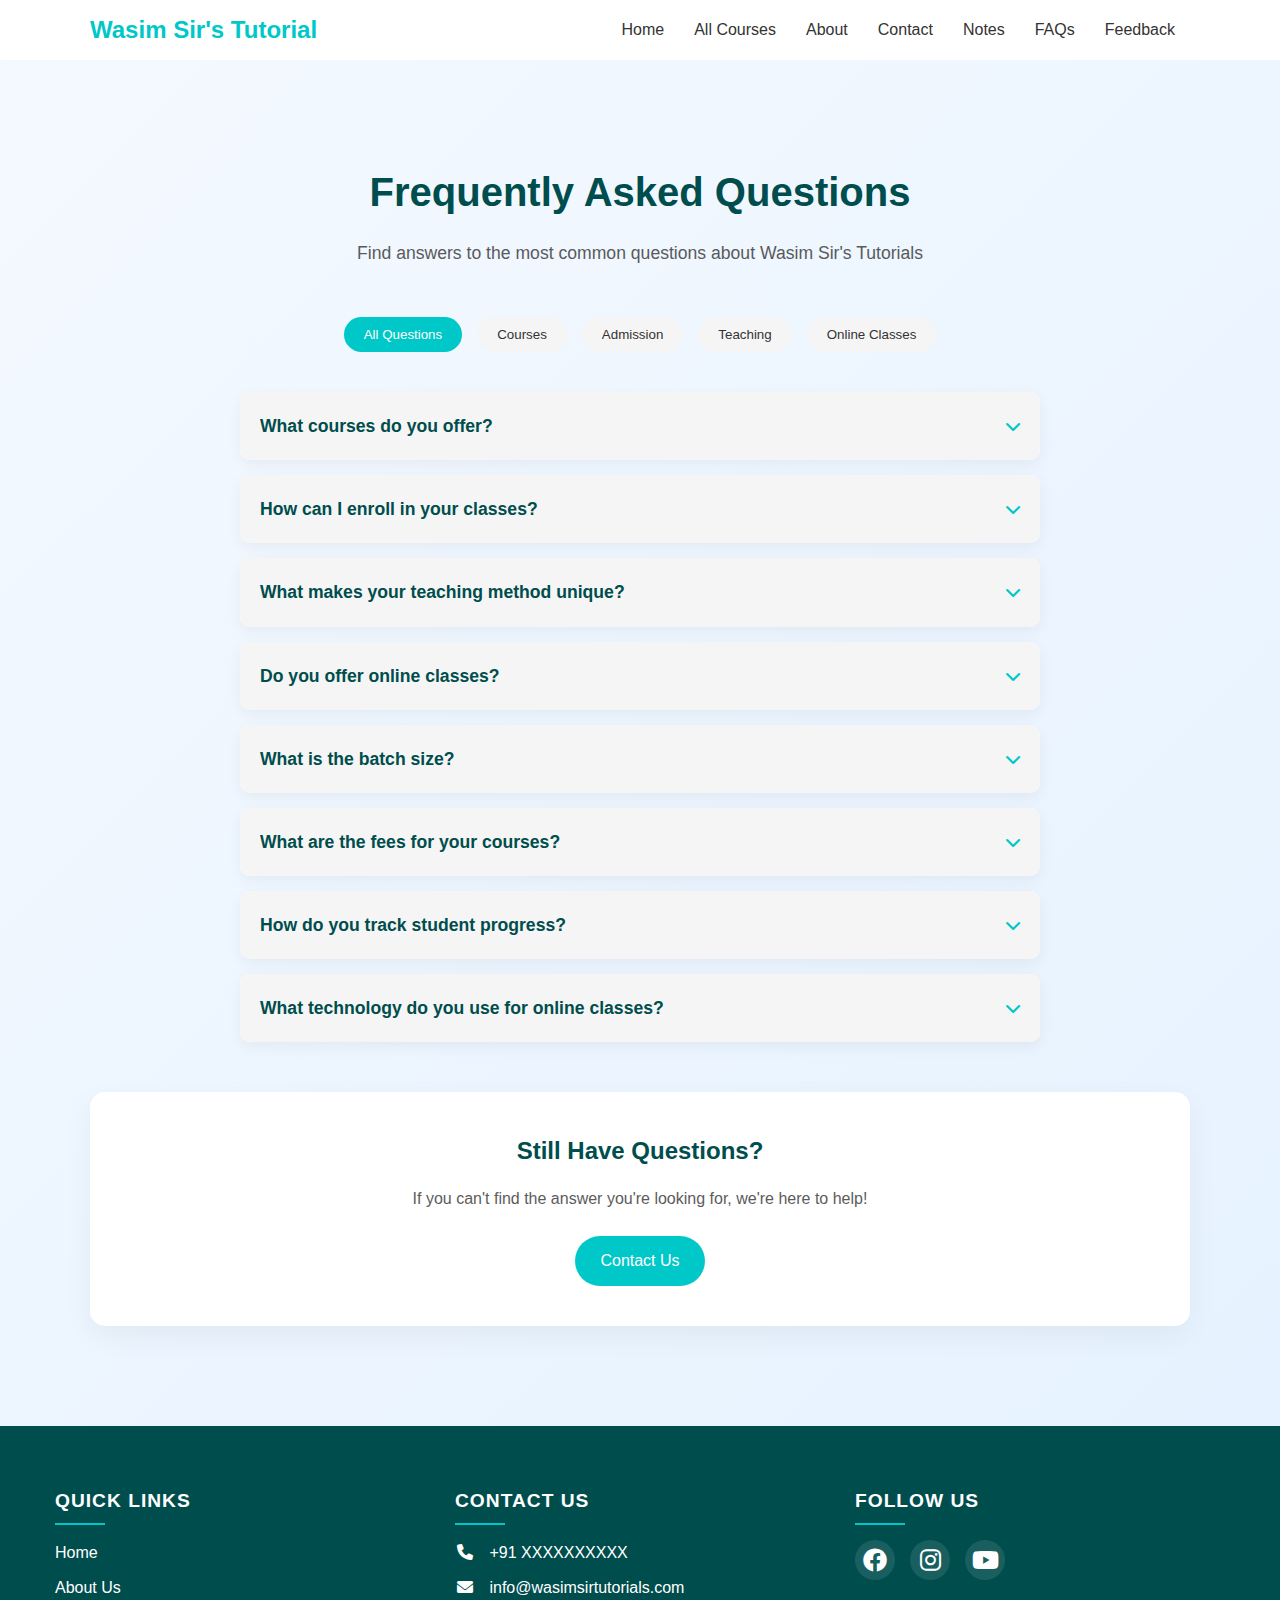
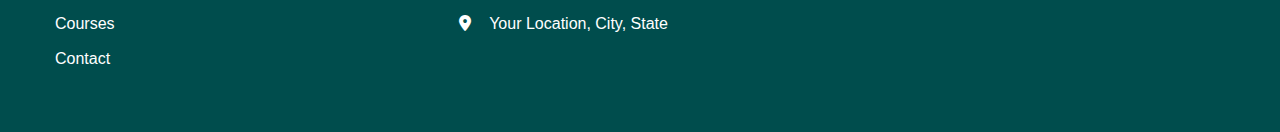
<file: pages/faq.html>
<!DOCTYPE html>
<html lang="en">
<head>
    <meta charset="UTF-8">
    <meta name="viewport" content="width=device-width, initial-scale=1.0">
    <title>FAQ - Wasim Sir's Tutorials</title>
    <link rel="stylesheet" href="https://cdnjs.cloudflare.com/ajax/libs/font-awesome/6.0.0/css/all.min.css">
    <link rel="stylesheet" href="../css/styles.css">
    <link rel="stylesheet" href="../css/footer.css">
    <link rel="stylesheet" href="../css/faq.css">
</head>
<body>
    <nav>
        <div class="container">
            <div class="logo">Wasim Sir's Tutorial</div>
            <ul class="nav-links">
                <li><a href="../index.html" class="nav-link" data-scroll="true">Home</a></li>
                <li><a href="courses.html" class="nav-link">All Courses</a></li>
                <li><a href="about.html" class="nav-link" data-scroll="true">About</a></li>
                <li><a href="contact.html" class="nav-link">Contact</a></li>
                <li><a href="notes.html" class="nav-link" data-scroll="true">Notes</a></li>

                <li><a href="faq.html" class="nav-link">FAQs</a></li>
                <li><a href="feedback.html" class="nav-link">Feedback</a></li>
            </ul>
            <button class="mobile-menu-btn">
                <i class="fas fa-bars"></i>
            </button>
        </div>
    </nav>

    <!-- FAQ Section -->
    <section class="faq-section">
        <div class="container">
            <div class="faq-header">
                <h1>Frequently Asked Questions</h1>
                <p>Find answers to the most common questions about Wasim Sir's Tutorials</p>
            </div>

            <div class="faq-categories">
                <button class="category-btn active" data-category="all">All Questions</button>
                <button class="category-btn" data-category="courses">Courses</button>
                <button class="category-btn" data-category="admission">Admission</button>
                <button class="category-btn" data-category="teaching">Teaching</button>
                <button class="category-btn" data-category="online">Online Classes</button>
            </div>

            <div class="faq-accordion">
                <div class="faq-item" data-category="courses">
                    <div class="faq-question">
                        <h3>What courses do you offer?</h3>
                        <i class="fas fa-chevron-down"></i>
                    </div>
                    <div class="faq-answer">
                        <p>We offer comprehensive coaching for NEET, JEE, and 10th Standard board exams. Our courses are designed to provide in-depth knowledge and strategic preparation.</p>
                    </div>
                </div>

                <div class="faq-item" data-category="admission">
                    <div class="faq-question">
                        <h3>How can I enroll in your classes?</h3>
                        <i class="fas fa-chevron-down"></i>
                    </div>
                    <div class="faq-answer">
                        <p>You can enroll through our website's contact form, by calling our office, or by visiting our physical location. We conduct an initial assessment to understand your academic needs.</p>
                    </div>
                </div>

                <div class="faq-item" data-category="teaching">
                    <div class="faq-question">
                        <h3>What makes your teaching method unique?</h3>
                        <i class="fas fa-chevron-down"></i>
                    </div>
                    <div class="faq-answer">
                        <p>Our teaching methodology focuses on conceptual understanding, problem-solving skills, and personalized attention. We use interactive sessions, mock tests, and adaptive learning techniques.</p>
                    </div>
                </div>

                <div class="faq-item" data-category="online">
                    <div class="faq-question">
                        <h3>Do you offer online classes?</h3>
                        <i class="fas fa-chevron-down"></i>
                    </div>
                    <div class="faq-answer">
                        <p>Yes, we provide high-quality online classes with live interactive sessions, recorded lectures, and comprehensive study materials accessible from anywhere.</p>
                    </div>
                </div>

                <div class="faq-item" data-category="courses">
                    <div class="faq-question">
                        <h3>What is the batch size?</h3>
                        <i class="fas fa-chevron-down"></i>
                    </div>
                    <div class="faq-answer">
                        <p>We maintain small batch sizes of 20-25 students to ensure personalized attention and effective learning. This allows our teachers to address individual student needs.</p>
                    </div>
                </div>

                <div class="faq-item" data-category="admission">
                    <div class="faq-question">
                        <h3>What are the fees for your courses?</h3>
                        <i class="fas fa-chevron-down"></i>
                    </div>
                    <div class="faq-answer">
                        <p>Our fees vary depending on the course and duration. We offer flexible payment plans and scholarships for deserving students. Contact us for detailed fee structure.</p>
                    </div>
                </div>

                <div class="faq-item" data-category="teaching">
                    <div class="faq-question">
                        <h3>How do you track student progress?</h3>
                        <i class="fas fa-chevron-down"></i>
                    </div>
                    <div class="faq-answer">
                        <p>We conduct regular assessments, mock tests, and provide detailed performance reports. Our teachers have one-on-one sessions to discuss individual progress and improvement strategies.</p>
                    </div>
                </div>

                <div class="faq-item" data-category="online">
                    <div class="faq-question">
                        <h3>What technology do you use for online classes?</h3>
                        <i class="fas fa-chevron-down"></i>
                    </div>
                    <div class="faq-answer">
                        <p>We use state-of-the-art video conferencing tools with features like screen sharing, interactive whiteboards, and real-time doubt resolution to create an immersive learning experience.</p>
                    </div>
                </div>
            </div>

            <div class="faq-contact">
                <h2>Still Have Questions?</h2>
                <p>If you can't find the answer you're looking for, we're here to help!</p>
                <a href="contact.html" class="btn btn-primary">Contact Us</a>
            </div>
        </div>
    </section>

    <!-- Footer -->
    <footer class="footer">
        <div class="container">
            <div class="footer-grid">
                <div class="footer-section">
                    <h3>Quick Links</h3>
                    <ul>
                        <li><a href="../index.html">Home</a></li>
                        <li><a href="about.html">About Us</a></li>
                        <li><a href="courses.html">Courses</a></li>
                        <li><a href="contact.html">Contact</a></li>
                    </ul>
                </div>
                <div class="footer-section">
                    <h3>Contact Us</h3>
                    <ul>
                        <li><i class="fas fa-phone"></i> +91 XXXXXXXXXX</li>
                        <li><i class="fas fa-envelope"></i> info@wasimsirtutorials.com</li>
                        <li><i class="fas fa-map-marker-alt"></i> Your Location, City, State</li>
                    </ul>
                </div>
                <div class="footer-section">
                    <h3>Follow Us</h3>
                    <div class="social-links">
                        <a href="#"><i class="fab fa-facebook"></i></a>
                        <a href="#"><i class="fab fa-instagram"></i></a>
                        <a href="#"><i class="fab fa-youtube"></i></a>
                    </div>
                </div>
            </div>
        </div>
    </footer>

    <script src="../script.js"></script>
    <script src="../js/faq.js"></script>
</body>
</html>
</file>
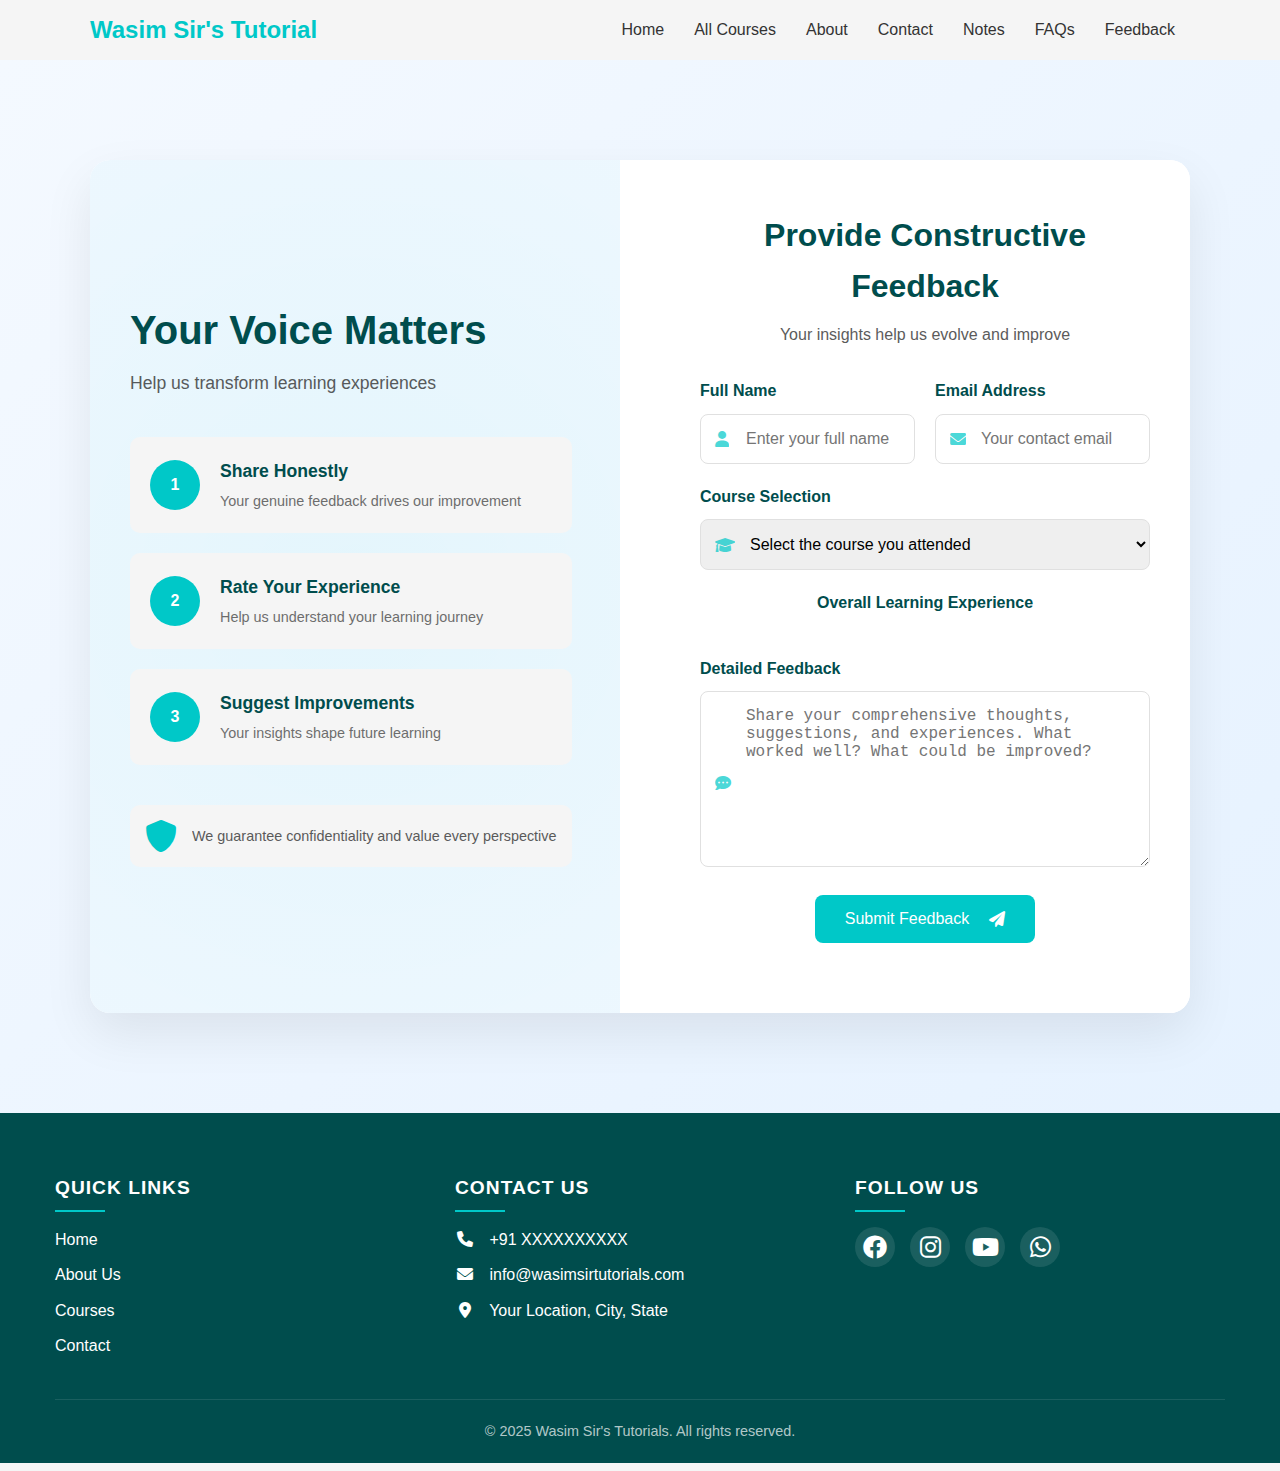
<file: pages/feedback.html>
<!DOCTYPE html>
<html lang="en">
<head>
    <meta charset="UTF-8">
    <meta name="viewport" content="width=device-width, initial-scale=1.0">
    <title>Feedback - Wasim Sir's Tutorials</title>
    <link rel="stylesheet" href="../css/styles.css">
    <link rel="stylesheet" href="../css/feedback.css">
    <link rel="stylesheet" href="https://cdnjs.cloudflare.com/ajax/libs/font-awesome/6.0.0/css/all.min.css">
    <link rel="stylesheet" href="../css/footer.css">
</head>
<body>
    <nav>
        <div class="container">
            <div class="logo">Wasim Sir's Tutorial</div>
            <ul class="nav-links">
                <li><a href="../index.html" class="nav-link" data-scroll="true">Home</a></li>
                <li><a href="courses.html" class="nav-link">All Courses</a></li>
                <li><a href="about.html" class="nav-link" data-scroll="true">About</a></li>
                <li><a href="contact.html" class="nav-link">Contact</a></li>
                <li><a href="notes.html" class="nav-link" data-scroll="true">Notes</a></li>

                <li><a href="faq.html" class="nav-link">FAQs</a></li>
                <li><a href="feedback.html" class="nav-link">Feedback</a></li>
            </ul>
            <button class="mobile-menu-btn">
                <i class="fas fa-bars"></i>
            </button>
        </div>
    </nav>

    <main class="feedback-section">
        <div class="container">
            <div class="feedback-wrapper">
                <div class="feedback-visual-guide">
                    <div class="guide-content">
                        <div class="guide-header">
                            <h1>Your Voice Matters</h1>
                            <p>Help us transform learning experiences</p>
                        </div>
                        <div class="guide-steps">
                            <div class="step">
                                <div class="step-icon">1</div>
                                <div class="step-description">
                                    <h3>Share Honestly</h3>
                                    <p>Your genuine feedback drives our improvement</p>
                                </div>
                            </div>
                            <div class="step">
                                <div class="step-icon">2</div>
                                <div class="step-description">
                                    <h3>Rate Your Experience</h3>
                                    <p>Help us understand your learning journey</p>
                                </div>
                            </div>
                            <div class="step">
                                <div class="step-icon">3</div>
                                <div class="step-description">
                                    <h3>Suggest Improvements</h3>
                                    <p>Your insights shape future learning</p>
                                </div>
                            </div>
                        </div>
                        <div class="guide-commitment">
                            <i class="fas fa-shield-alt"></i>
                            <p>We guarantee confidentiality and value every perspective</p>
                        </div>
                    </div>
                </div>
                
                <div class="feedback-form-container">
                    <form class="advanced-feedback-form" action="#" method="POST">
                        <div class="form-header">
                            <h2>Provide Constructive Feedback</h2>
                            <p>Your insights help us evolve and improve</p>
                        </div>
                        
                        <div class="form-grid">
                            <div class="form-group">
                                <label for="name">Full Name</label>
                                <div class="input-wrapper">
                                    <i class="fas fa-user"></i>
                                    <input type="text" id="name" name="name" required placeholder="Enter your full name">
                                </div>
                            </div>
                            
                            <div class="form-group">
                                <label for="email">Email Address</label>
                                <div class="input-wrapper">
                                    <i class="fas fa-envelope"></i>
                                    <input type="email" id="email" name="email" required placeholder="Your contact email">
                                </div>
                            </div>
                        </div>
                        
                        <div class="form-group">
                            <label for="course">Course Selection</label>
                            <div class="input-wrapper">
                                <i class="fas fa-graduation-cap"></i>
                                <select id="course" name="course" required>
                                    <option value="">Select the course you attended</option>
                                    <option value="neet">NEET Preparation</option>
                                    <option value="jee">JEE Preparation</option>
                                    <option value="10th">10th Standard</option>
                                    <option value="other">Other</option>
                                </select>
                            </div>
                        </div>
                        
                        <div class="form-group rating-section">
                            <label>Overall Learning Experience</label>
                            <div class="rating-stars">
                                <input type="radio" name="rating" id="star5" value="5">
                                <label for="star5" title="Exceptional"></label>
                                <input type="radio" name="rating" id="star4" value="4">
                                <label for="star4" title="Very Good"></label>
                                <input type="radio" name="rating" id="star3" value="3">
                                <label for="star3" title="Good"></label>
                                <input type="radio" name="rating" id="star2" value="2">
                                <label for="star2" title="Needs Improvement"></label>
                                <input type="radio" name="rating" id="star1" value="1">
                                <label for="star1" title="Poor"></label>
                            </div>
                        </div>
                        
                        <div class="form-group">
                            <label for="feedback">Detailed Feedback</label>
                            <div class="input-wrapper">
                                <i class="fas fa-comment-dots"></i>
                                <textarea id="feedback" name="feedback" rows="8" 
                                    placeholder="Share your comprehensive thoughts, suggestions, and experiences. What worked well? What could be improved?" required></textarea>
                            </div>
                        </div>
                        
                        <div class="form-group submit-group">
                            <button type="submit" class="submit-btn">
                                <span>Submit Feedback</span>
                                <i class="fas fa-paper-plane"></i>
                            </button>
                        </div>
                    </form>
                </div>
            </div>
        </div>
    </main>

    <footer class="footer">
        <div class="container">
            <div class="footer-grid">
                <div class="footer-section">
                    <h3>Quick Links</h3>
                    <ul>
                        <li><a href="../index.html">Home</a></li>
                        <li><a href="about.html">About Us</a></li>
                        <li><a href="courses.html">Courses</a></li>
                        <li><a href="contact.html">Contact</a></li>
                    </ul>
                </div>
                <div class="footer-section">
                    <h3>Contact Us</h3>
                    <ul>
                        <li><i class="fas fa-phone"></i> +91 XXXXXXXXXX</li>
                        <li><i class="fas fa-envelope"></i> info@wasimsirtutorials.com</li>
                        <li><i class="fas fa-map-marker-alt"></i> Your Location, City, State</li>
                    </ul>
                </div>
                <div class="footer-section">
                    <h3>Follow Us</h3>
                    <div class="social-links">
                        <a href="#"><i class="fab fa-facebook"></i></a>
                        <a href="#"><i class="fab fa-instagram"></i></a>
                        <a href="#"><i class="fab fa-youtube"></i></a>
                        <a href="#"><i class="fab fa-whatsapp"></i></a>
                    </div>
                </div>
            </div>
            <div class="footer-bottom">
                <p>&copy; 2025 Wasim Sir's Tutorials. All rights reserved.</p>
            </div>
        </div>
    </footer>

    <script src="../script.js"></script>
</body>
</html>
</file>
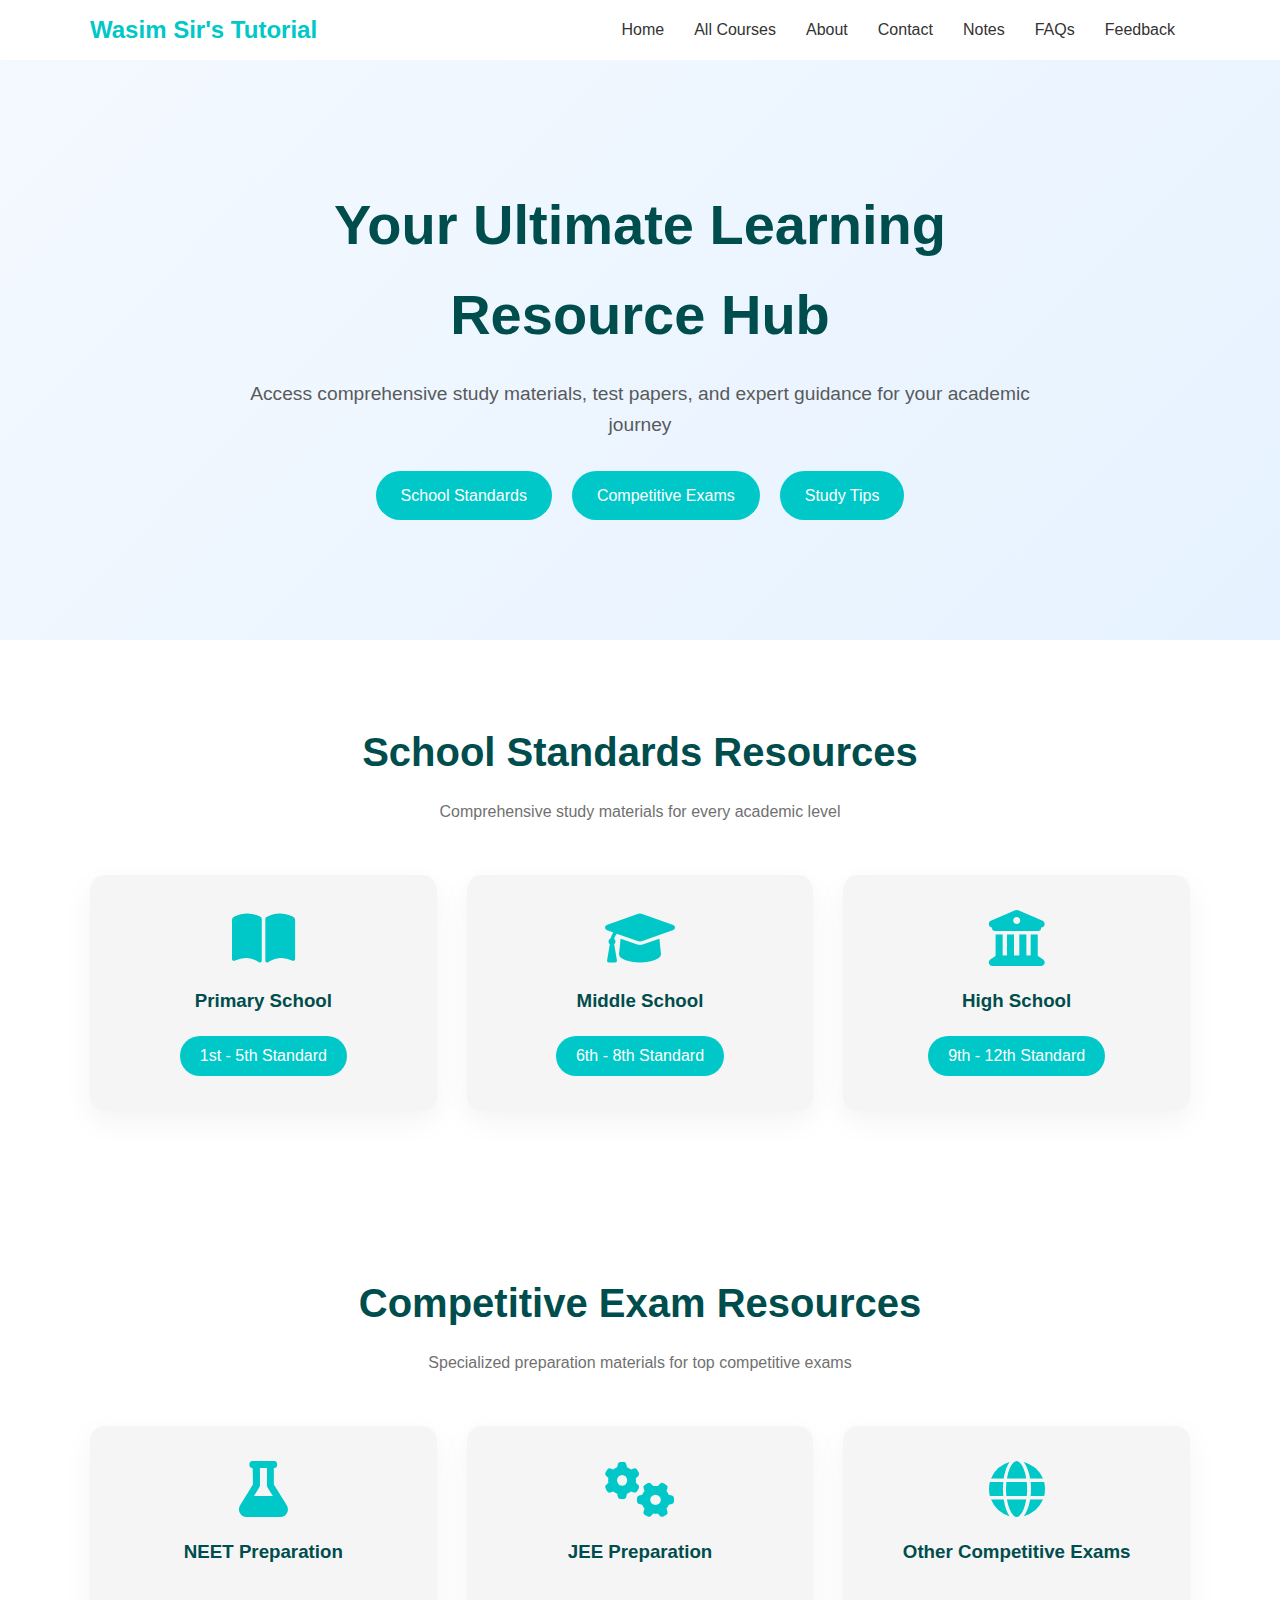
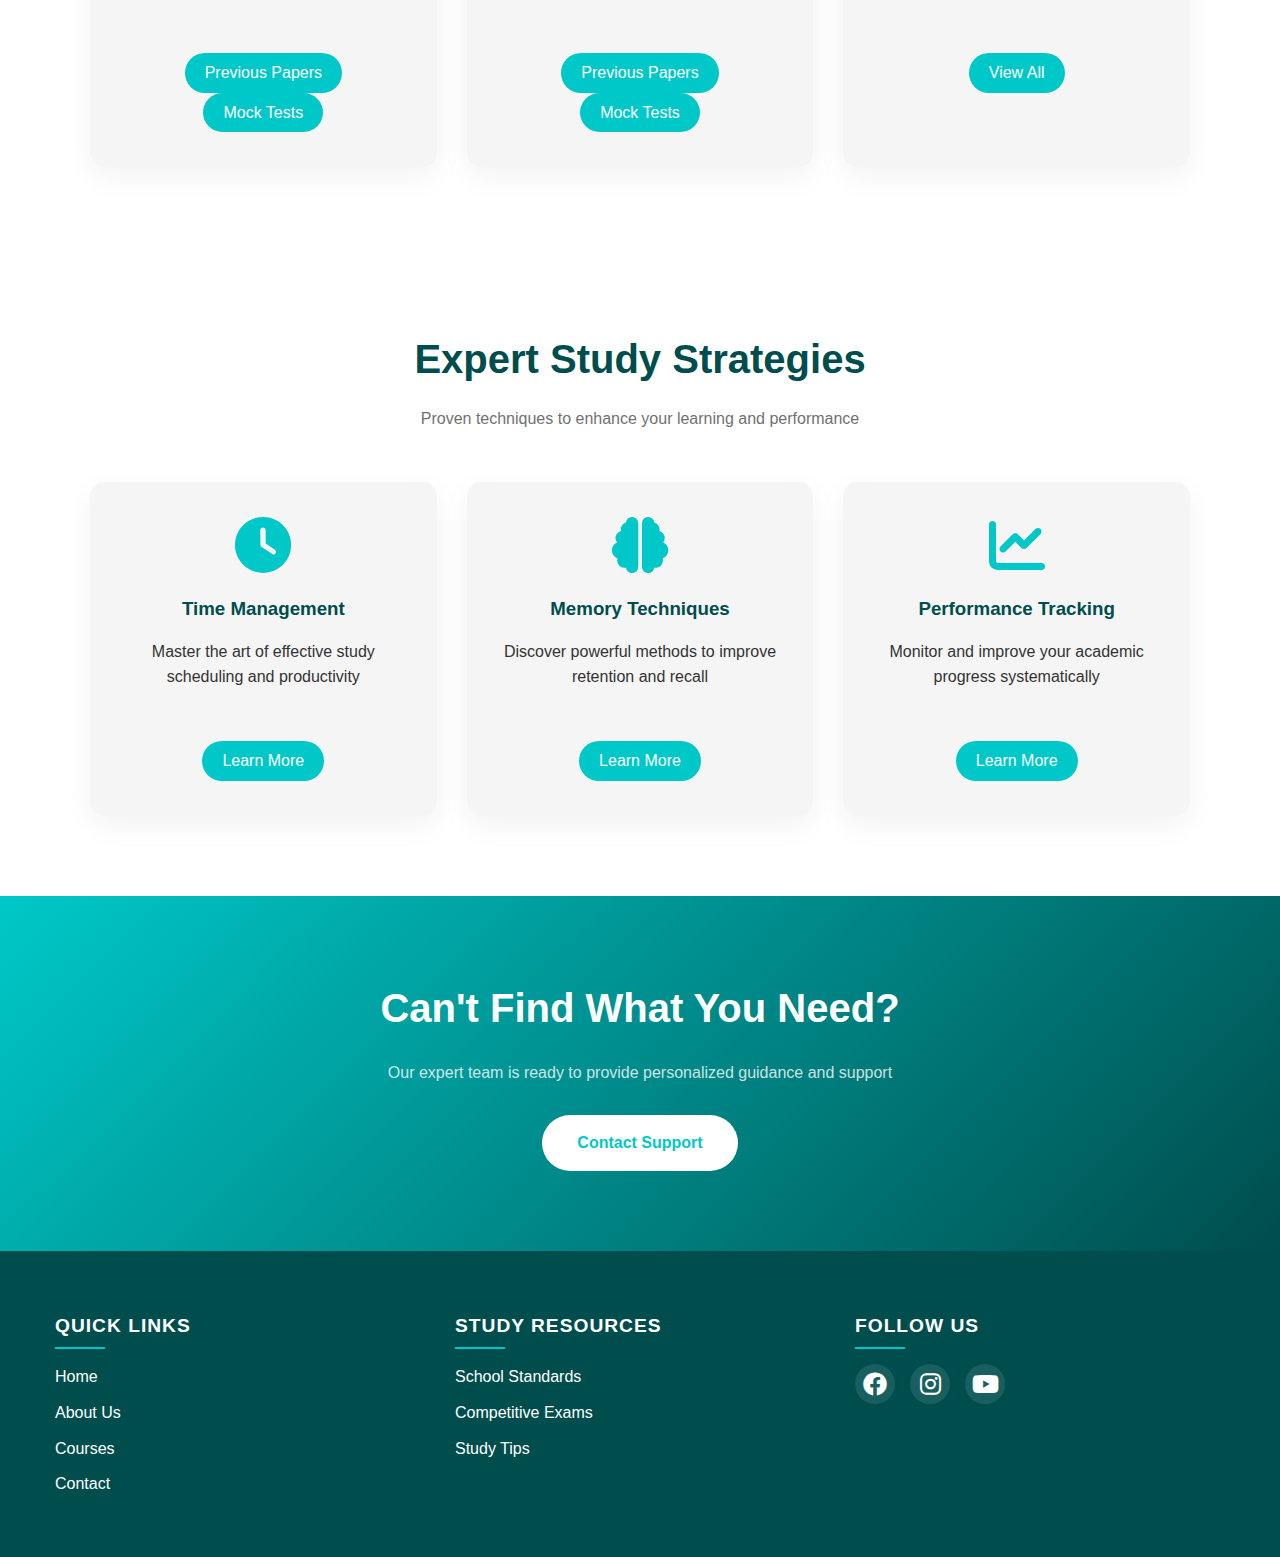
<file: pages/notes.html>
<!DOCTYPE html>
<html lang="en">
<head>
    <meta charset="UTF-8">
    <meta name="viewport" content="width=device-width, initial-scale=1.0">
    <title>Study Resources - Wasim Sir's Tutorials</title>
    <link rel="stylesheet" href="https://cdnjs.cloudflare.com/ajax/libs/font-awesome/6.0.0/css/all.min.css">
    <link rel="stylesheet" href="../css/styles.css">
    <link rel="stylesheet" href="../css/footer.css">
    <link rel="stylesheet" href="../css/notes.css">
</head>
<body>
    <!-- Navigation -->
    <nav>
        <div class="container">
            <div class="logo">Wasim Sir's Tutorial</div>
            <ul class="nav-links">
                <li><a href="../index.html" class="nav-link" data-scroll="true">Home</a></li>
                <li><a href="courses.html" class="nav-link">All Courses</a></li>
                <li><a href="about.html" class="nav-link">About</a></li>
                <li><a href="contact.html" class="nav-link">Contact</a></li>
                <li><a href="notes.html">Notes</a></li>

                <li><a href="faq.html" class="nav-link">FAQs</a></li>
                <li><a href="feedback.html" class="nav-link">Feedback</a></li>
            </ul>
            <button class="mobile-menu-btn">
                <i class="fas fa-bars"></i>
            </button>
        </div>
    </nav>

    <!-- Hero Section -->
    <section class="notes-hero">
        <div class="container">
            <div class="hero-content">
                <h1>Your Ultimate Learning Resource Hub</h1>
                <p>Access comprehensive study materials, test papers, and expert guidance for your academic journey</p>
                
                <div class="quick-links">
                    <a href="#school-standards" class="quick-link">School Standards</a>
                    <a href="#competitive-exams" class="quick-link">Competitive Exams</a>
                    <a href="#study-tips" class="quick-link">Study Tips</a>
                </div>
            </div>
        </div>
    </section>

    <!-- Resource Categories -->
    <section id="school-standards" class="resource-section">
        <div class="container">
            <div class="section-header">
                <h2>School Standards Resources</h2>
                <p>Comprehensive study materials for every academic level</p>
            </div>
            <div class="standards-wrapper">
                <div class="standards-grid">
                    <div class="standard-card">
                        <div class="standard-icon">
                            <i class="fas fa-book-open"></i>
                        </div>
                        <h3>Primary School</h3>
                        <div class="standard-levels">
                            <a href="#" class="level-btn">1st - 5th Standard</a>
                        </div>
                    </div>
                    <div class="standard-card">
                        <div class="standard-icon">
                            <i class="fas fa-graduation-cap"></i>
                        </div>
                        <h3>Middle School</h3>
                        <div class="standard-levels">
                            <a href="#" class="level-btn">6th - 8th Standard</a>
                        </div>
                    </div>
                    <div class="standard-card">
                        <div class="standard-icon">
                            <i class="fas fa-university"></i>
                        </div>
                        <h3>High School</h3>
                        <div class="standard-levels">
                            <a href="#" class="level-btn">9th - 12th Standard</a>
                        </div>
                    </div>
                </div>
            </div>
        </div>
    </section>

    <!-- Competitive Exams -->
    <section id="competitive-exams" class="resource-section">
        <div class="container">
            <div class="section-header">
                <h2>Competitive Exam Resources</h2>
                <p>Specialized preparation materials for top competitive exams</p>
            </div>
            <div class="exams-wrapper">
                <div class="exams-grid">
                    <div class="exam-card">
                        <div class="exam-icon">
                            <i class="fas fa-flask"></i>
                        </div>
                        <h3>NEET Preparation</h3><br><br>
                        <div class="exam-resources">
                            <a href="#" class="resource-btn">Previous Papers</a><br>
                            <a href="#" class="resource-btn">Mock Tests</a>
                        </div>
                    </div>
                    <div class="exam-card">
                        <div class="exam-icon">
                            <i class="fas fa-cogs"></i>
                        </div>
                        <h3>JEE Preparation</h3><br><br>
                        <div class="exam-resources">
                            <a href="#" class="resource-btn">Previous Papers</a><br>
                            <a href="#" class="resource-btn">Mock Tests</a>
                        </div>
                    </div>
                    <div class="exam-card">
                        <div class="exam-icon">
                            <i class="fas fa-globe"></i>
                        </div>
                        <h3>Other Competitive Exams</h3><br><br>
                        <div class="exam-resources">
                            <a href="#" class="resource-btn">View All</a>
                        </div>
                    </div>
                </div>
            </div>
        </div>
    </section>

    <!-- Study Tips Section -->
    <section id="study-tips" class="resource-section">
        <div class="container">
            <div class="section-header">
                <h2>Expert Study Strategies</h2>
                <p>Proven techniques to enhance your learning and performance</p>
            </div>
            <div class="tips-wrapper">
                <div class="tips-grid">
                    <div class="tip-card">
                        <div class="tip-icon">
                            <i class="fas fa-clock"></i>
                        </div>
                        <h3>Time Management</h3>
                        <p>Master the art of effective study scheduling and productivity</p><br><br>
                        <a href="#" class="tip-btn">Learn More</a>  
                    </div>
                    <div class="tip-card">
                        <div class="tip-icon">
                            <i class="fas fa-brain"></i>
                        </div>
                        <h3>Memory Techniques</h3>
                        <p>Discover powerful methods to improve retention and recall</p> <br><br>
                        <a href="#" class="tip-btn">Learn More</a>
                    </div>
                    <div class="tip-card">
                        <div class="tip-icon">
                            <i class="fas fa-chart-line"></i>
                        </div>
                        <h3>Performance Tracking</h3>
                        <p>Monitor and improve your academic progress systematically</p> <br><br>
                        <a href="#" class="tip-btn">Learn More</a>
                    </div>
                </div>
            </div>
        </div>
    </section>

    <!-- CTA Section -->
    <section class="notes-cta">
        <div class="container">
            <h2>Can't Find What You Need?</h2>
            <p>Our expert team is ready to provide personalized guidance and support</p>
            <a href="contact.html" class="cta-btn">Contact Support</a>
        </div>
    </section>

    <!-- Footer -->
    <footer class="footer">
        <div class="container">
            <div class="footer-grid">
                <div class="footer-section">
                    <h3>Quick Links</h3>
                    <ul>
                        <li><a href="../index.html">Home</a></li>
                        <li><a href="about.html">About Us</a></li>
                        <li><a href="courses.html">Courses</a></li>
                        <li><a href="contact.html">Contact</a></li>
                    </ul>
                </div>
                <div class="footer-section">
                    <h3>Study Resources</h3>
                    <ul>
                        <li><a href="#school-standards">School Standards</a></li>
                        <li><a href="#competitive-exams">Competitive Exams</a></li>
                        <li><a href="#study-tips">Study Tips</a></li>
                    </ul>
                </div>
                <div class="footer-section">
                    <h3>Follow Us</h3>
                    <div class="social-links">
                        <a href="#"><i class="fab fa-facebook"></i></a>
                        <a href="#"><i class="fab fa-instagram"></i></a>
                        <a href="#"><i class="fab fa-youtube"></i></a>
                    </div>
                </div>
            </div>
        </div>
    </footer>

    <script src="../script.js"></script>
</body>
</html>
</file>
<file: css/styles.css>
.mobile-menu-btn {
    display: none;
    background: none;
    border: none;
    cursor: pointer;
    flex-direction: column;
    gap: 5px;
    position: absolute;
    top: 1rem;
    right: 1rem;
    z-index: 1100;
}

.mobile-menu-btn span {
    display: block;
    width: 25px;
    height: 3px;
    background: var(--primary-color);
    transition: 0.3s;
}

/* Show menu button on mobile */
@media (max-width: 768px) {
    .mobile-menu-btn {
        display: flex;
    }
}



/* Reset and base styles */
* {
    margin: 0;
    padding: 0;
    box-sizing: border-box;
}

:root {
    --primary-color: #00c8c8;  /* Cyan color */
    --secondary-color: #004d4d;
    --text-color: #333;
    --light-bg: #f5f5f5;
    --white: #ffffff;
}

body {
    font-family: 'Segoe UI', Tahoma, Geneva, Verdana, sans-serif;
    line-height: 1.6;
    color: var(--text-color);
}

.container {
    max-width: 1200px;
    margin: 0 auto;
    padding: 0 20px;
}

/* Navigation */
nav {
    display: flex;
    justify-content: space-between;
    align-items: center;
    padding: 15px 0;
    height: 60px;
    box-sizing: border-box;
}

nav .container {
    display: flex;
    justify-content: space-between;
    align-items: center;
    width: 100%;
}

.logo {
    font-size: 1.5rem;
    font-weight: bold;
    color: var(--primary-color);
}

nav ul {
    display: flex;
    list-style: none;
    align-items: center;
    margin: 0;
    padding: 0;
}

nav ul li {
    margin: 0 15px;
    transition: background-color 0.3s ease;
    border-radius: 5px;
}

nav ul li a {
    text-decoration: none;
    color: var(--text-color);
    font-weight: 500;
    transition: color 0.3s ease;
}

nav ul li:hover {
    background-color: rgba(0, 123, 255, 0.1);
    cursor: pointer;
}

@media (max-width: 768px) {
    nav {
        padding: 10px 0;
        height: auto;
    }

    nav ul {
        flex-direction: column;
        align-items: center;
    }

    nav ul li {
        margin: 10px 0;
    }
}

/* Hero Section */
.hero {
    background: linear-gradient(135deg, var(--primary-color), var(--secondary-color));
    color: var(--white);
    padding: 8rem 0 4rem;
    text-align: center;
}

.hero h1 {
    font-size: 3rem;
    margin-bottom: 1rem;
}

.hero p {
    font-size: 1.2rem;
    margin-bottom: 2rem;
}

.cta-button {
    display: inline-block;
    padding: 1rem 2rem;
    background-color: var(--white);
    color: var(--primary-color);
    text-decoration: none;
    border-radius: 5px;
    font-weight: bold;
    transition: transform 0.3s;
}

.cta-button:hover {
    transform: translateY(-3px);
}

/* Courses Section */
.courses {
    padding: 4rem 0;
    background-color: var(--light-bg);
}

.courses h2 {
    text-align: center;
    margin-bottom: 3rem;
    color: var(--secondary-color);
}

.course-grid {
    display: grid;
    grid-template-columns: repeat(auto-fit, minmax(250px, 1fr));
    gap: 2rem;
}

.course-card {
    background: var(--white);
    padding: 2rem;
    border-radius: 10px;
    text-align: center;
    transition: transform 0.3s;
    box-shadow: 0 3px 10px rgba(0,0,0,0.1);
}

.course-card:hover {
    transform: translateY(-5px);
}

.course-card i {
    font-size: 2.5rem;
    color: var(--primary-color);
    margin-bottom: 1rem;
}

.course-card h3 {
    margin-bottom: 1rem;
    color: var(--secondary-color);
}

/* About Section */
.about {
    padding: 4rem 0;
}

.about h2 {
    text-align: center;
    margin-bottom: 3rem;
    color: var(--secondary-color);
}

.about-content {
    display: grid;
    grid-template-columns: 1fr 2fr;
    gap: 3rem;
    align-items: center;
}

.about-image {
    text-align: center;
}

.profile-image {
    max-width: 100%;
    height: auto;
    border-radius: 10px;
    box-shadow: 0 5px 15px rgba(0,0,0,0.2);
    transition: transform 0.3s ease;
}

.profile-image:hover {
    transform: scale(1.02);
}

.about-text {
    padding: 1rem;
}

.features {
    list-style: none;
    margin-top: 2rem;
}

.features li {
    margin-bottom: 1rem;
    display: flex;
    align-items: center;
    gap: 1rem;
}

.features i {
    color: var(--primary-color);
}

/* Success Stories Section */
.success-stories {
    padding: 4rem 0;
    background-color: var(--light-bg);
}

.success-stories h2 {
    text-align: center;
    margin-bottom: 3rem;
    color: var(--secondary-color);
}

.success-content {
    display: flex;
    align-items: center;
    justify-content: center;
    gap: 3rem;
}

.success-image {
    flex: 1;
    text-align: center;
}

.achievement-image {
    max-width: 100%;
    height: auto;
    border-radius: 10px;
    box-shadow: 0 5px 15px rgba(0,0,0,0.2);
}

.success-text {
    flex: 2;
}

.success-text h3 {
    margin-bottom: 1rem;
    color: var(--primary-color);
}

.success-text p {
    font-size: 1.1rem;
    line-height: 1.6;
}

.testimonials {
    background-color: var(--light-bg);
    padding: 100px 0;
    text-align: center;
}

.testimonials h2 {
    color: var(--secondary-color);
    margin-bottom: 50px;
    font-size: 2.5rem;
}

.testimonial-slider {
    display: flex;
    justify-content: center;
    align-items: center;
    gap: 40px;
}

.story-card {
    background-color: white;
    border-radius: 15px;
    box-shadow: 0 15px 30px rgba(0, 0, 0, 0.1);
    padding: 40px;
    max-width: 500px;
    transition: all 0.3s ease;
    position: relative;
}

.main-story {
    transform: scale(1.1);
    box-shadow: 0 25px 50px rgba(0, 0, 0, 0.15);
    background: linear-gradient(135deg, #f4f9ff 0%, #e6f2ff 100%);
}

.story-image {
    width: 150px;
    height: 150px;
    border-radius: 50%;
    object-fit: cover;
    border: 5px solid var(--primary-color);
    margin-bottom: 20px;
}

.main-story .story-image {
    width: 200px;
    height: 200px;
    border-width: 7px;
}

.quote-icon {
    position: absolute;
    top: 20px;
    left: 30px;
    font-size: 3rem;
    color: var(--primary-color);
    opacity: 0.2;
}

.story-content h3 {
    color: var(--secondary-color);
    margin-bottom: 10px;
    font-size: 1.8rem;
}

.main-story .story-content h3 {
    font-size: 2.2rem;
}

.student-details {
    color: var(--text-color);
    opacity: 0.7;
    margin-bottom: 10px;
}

.achievement {
    background: linear-gradient(135deg, var(--primary-color), var(--secondary-color));
    color: white;
    display: inline-block;
    padding: 12px 25px;
    border-radius: 30px;
    margin-bottom: 20px;
    font-weight: 700;
    letter-spacing: 1px;
    text-transform: uppercase;
    box-shadow: 0 10px 20px rgba(0, 123, 255, 0.3);
    position: relative;
    overflow: hidden;
    border: 2px solid var(--primary-color);
}

.achievement::before {
    content: '🏆';
    position: absolute;
    left: 15px;
    top: 50%;
    transform: translateY(-50%);
    font-size: 1.2rem;
}

.achievement span {
    margin-left: 30px;
}

.main-story .achievement {
    font-size: 1.3rem;
    padding: 15px 35px;
    margin-bottom: 25px;
}

@media (max-width: 768px) {
    .achievement {
        padding: 10px 20px;
        font-size: 0.9rem;
    }
}

/* Responsive Design for Success Stories */
@media (max-width: 768px) {
    .success-content {
        flex-direction: column;
        text-align: center;
    }
    
    .success-image {
        margin-bottom: 2rem;
    }
}

@media (max-width: 1024px) {
    .testimonial-slider {
        flex-direction: column;
    }

    .main-story {
        transform: scale(1);
    }
}

/* Contact Section */
.contact {
    padding: 4rem 0;
    background-color: var(--light-bg);
}

.contact h2 {
    text-align: center;
    margin-bottom: 3rem;
    color: var(--secondary-color);
}

.contact-grid {
    display: grid;
    grid-template-columns: repeat(auto-fit, minmax(300px, 1fr));
    gap: 2rem;
}

.contact-info {
    display: grid;
    gap: 2rem;
}

.info-item {
    text-align: center;
    padding: 2rem;
    background: var(--white);
    border-radius: 10px;
    box-shadow: 0 3px 10px rgba(0,0,0,0.1);
}

.info-item i {
    font-size: 2rem;
    color: var(--primary-color);
    margin-bottom: 1rem;
}

.info-item a {
    color: var(--primary-color);
    text-decoration: none;
}

.contact-form {
    display: grid;
    gap: 1rem;
    padding: 2rem;
    background: var(--white);
    border-radius: 10px;
    box-shadow: 0 3px 10px rgba(0,0,0,0.1);
}

.contact-form input,
.contact-form select,
.contact-form textarea {
    padding: 0.8rem;
    border: 1px solid #ddd;
    border-radius: 5px;
    font-family: inherit;
}

.contact-form textarea {
    height: 150px;
    resize: vertical;
}

.contact-form button {
    padding: 1rem;
    background: var(--primary-color);
    color: var(--white);
    border: none;
    border-radius: 5px;
    cursor: pointer;
    font-weight: bold;
    transition: background-color 0.3s;
}

.contact-form button:hover {
    background-color: var(--secondary-color);
}

/* About Page Button */
.btn-about {
    display: inline-block;
    margin-top: 20px;
    padding: 10px 20px;
    background-color: var(--primary-color);
    color: white;
    text-decoration: none;
    border-radius: 6px;
    transition: background-color 0.3s ease, transform 0.2s ease;
}

.btn-about:hover {
    background-color: var(--secondary-color);
    transform: translateY(-2px);
    box-shadow: 0 4px 6px rgba(0, 0, 0, 0.1);
}

/* Footer */
footer {
    background-color: var(--secondary-color);
    color: var(--white);
    text-align: center;
    padding: 1rem 0;
}

/* Responsive Design */
/* Large Devices (Desktops) */
@media (min-width: 1200px) {
    .container {
        max-width: 1140px;
    }
    
    .hero h1 {
        font-size: 3.5rem;
    }
    
    .course-grid {
        grid-template-columns: repeat(3, 1fr);
        gap: 2.5rem;
    }
}

/* Medium Devices (Tablets) */
@media (max-width: 992px) {
    .container {
        max-width: 960px;
    }
    
    .hero {
        padding: 6rem 0 3rem;
    }
    
    .hero h1 {
        font-size: 2.8rem;
    }
    
    .course-grid {
        grid-template-columns: repeat(2, 1fr);
        gap: 2rem;
    }
    
    .about-content {
        grid-template-columns: 1fr 1.5fr;
        gap: 2rem;
    }
    
    .contact-grid {
        grid-template-columns: 1fr;
        max-width: 600px;
        margin: 0 auto;
    }
}

/* Small Devices (Small Tablets and Large Phones) */
@media (max-width: 768px) {
    .container {
        max-width: 720px;
        padding: 0 15px;
    }
    
    nav .container {
        padding: 0.8rem 15px;
    }
    
    .nav-links {
        position: fixed;
        top: 0;
        left: -100%;
        height: 100vh;
        width: 80%;
        max-width: 300px;
        background: var(--white);
        flex-direction: column;
        padding: 2rem;
        transition: 0.3s ease-in-out;
        box-shadow: 2px 0 5px rgba(0,0,0,0.1);
    }
    
    .nav-links.active {
        left: 0;
    }
    
    .hero h1 {
        font-size: 2.2rem;
    }
    
    .hero p {
        font-size: 1.1rem;
    }
    
    .course-grid {
        grid-template-columns: 1fr;
        max-width: 400px;
        margin: 0 auto;
    }
    
    .about-content {
        grid-template-columns: 1fr;
    }
    
    .profile-image {
        max-width: 80%;
    }
    
    .contact-form {
        padding: 1.5rem;
    }
}

/* Extra Small Devices (Phones) */
@media (max-width: 576px) {
    .container {
        max-width: 540px;
        padding: 0 10px;
    }
    
    nav .container {
        padding: 0.6rem 10px;
    }
    
    .logo {
        font-size: 1.2rem;
    }
    
    .hero {
        padding: 5rem 0 2rem;
    }
    
    .hero h1 {
        font-size: 1.8rem;
    }
    
    .hero p {
        font-size: 1rem;
        padding: 0 1rem;
    }
    
    .cta-button {
        padding: 0.8rem 1.5rem;
    }
    
    section {
        padding: 3rem 0;
    }
    
    h2 {
        font-size: 1.8rem;
    }
    
    .course-card {
        padding: 1.5rem;
    }
    
    .profile-image {
        max-width: 95%;
    }
    
    .features li {
        font-size: 0.9rem;
    }
    
    .contact-form input,
    .contact-form select,
    .contact-form textarea {
        padding: 0.6rem;
    }
    
    footer {
        padding: 0.8rem 0;
        font-size: 0.9rem;
    }
}

/* Mobile Menu Button */
.mobile-menu-btn {
    display: none;
    flex-direction: column;
    justify-content: space-between;
    width: 30px;
    height: 21px;
    background: transparent;
    border: none;
    cursor: pointer;
    padding: 0;
    z-index: 10;
}

.mobile-menu-btn span {
    width: 100%;
    height: 3px;
    background-color: var(--primary-color);
    transition: all 0.3s linear;
}

@media (max-width: 768px) {
    .mobile-menu-btn {
        display: flex;
    }
}

/* Orientation Specific Styles */
@media (orientation: landscape) and (max-height: 500px) {
    .hero {
        padding: 4rem 0 2rem;
    }
    
    .hero h1 {
        font-size: 2rem;
    }
    
    .nav-links {
        padding: 1rem;
    }
    
    .course-card {
        padding: 1rem;
    }
}

/* High-DPI (Retina) Screens */
@media (-webkit-min-device-pixel-ratio: 2), (min-resolution: 192dpi) {
    .profile-image {
        image-rendering: -webkit-optimize-contrast;
    }
}
</file>
<file: css/features.css>
/* Features Section Styling */
.features {
    background-color: var(--light-bg);
    padding: 80px 0;
    text-align: center;
}

.features .container {
    max-width: 1200px;
    margin: 0 auto;
    padding: 0 15px;
}

.features h2 {
    font-size: 2.5rem;
    color: var(--secondary-color);
    margin-bottom: 50px;
    position: relative;
}

.features h2::after {
    content: '';
    position: absolute;
    bottom: -10px;
    left: 50%;
    transform: translateX(-50%);
    width: 100px;
    height: 3px;
    background-color: var(--primary-color);
}

.features-grid {
    display: grid;
    grid-template-columns: repeat(4, 1fr);
    gap: 30px;
}

.feature-card {
    background-color: var(--white);
    padding: 30px;
    border-radius: 10px;
    box-shadow: 0 10px 20px rgba(0, 0, 0, 0.1);
    transition: transform 0.3s ease, box-shadow 0.3s ease;
}

.feature-card:hover {
    transform: translateY(-10px);
    box-shadow: 0 15px 25px rgba(0, 0, 0, 0.15);
}

.feature-card i {
    font-size: 3rem;
    color: var(--primary-color);
    margin-bottom: 20px;
    transition: color 0.3s ease;
}

.feature-card:hover i {
    color: var(--secondary-color);
}

.feature-card h3 {
    font-size: 1.3rem;
    color: var(--secondary-color);
    margin-bottom: 15px;
}

.feature-card p {
    color: var(--text-color);
    font-size: 0.9rem;
}

/* Responsive Design */
@media (max-width: 1024px) {
    .features-grid {
        grid-template-columns: repeat(2, 1fr);
    }
}

@media (max-width: 768px) {
    .features-grid {
        grid-template-columns: 1fr;
    }
    
    .features h2 {
        font-size: 2rem;
    }
}
</file>
<file: css/footer.css>
a{
    text-decoration: none;
}
/* Footer Styling */
.footer {
    background-color: var(--secondary-color);
    color: var(--white);
    padding: 60px 0 20px;
}

.footer .container {
    max-width: 1200px;
    margin: 0 auto;
    padding: 0 15px;
}

.footer-grid {
    display: grid;
    grid-template-columns: repeat(3, 1fr);
    gap: 30px;
    margin-bottom: 30px;
}

.footer-section {
    display: flex;
    flex-direction: column;
    align-items: flex-start;
}

.footer-section h3 {
    /* color: var(--primary-color); */
    margin-bottom: 15px;
    font-size: 1.2rem;
    text-transform: uppercase;
    letter-spacing: 1px;
    position: relative;
    padding-bottom: 8px;
}

.footer-section h3::after {
    content: '';
    position: absolute;
    bottom: 0;
    left: 0;
    width: 50px;
    height: 2px;
    background-color: var(--primary-color);
}

.footer-section ul {
    list-style: none;
    padding: 0;
    margin: 0;
    width: 100%;
}

.footer-section ul li {
    margin-bottom: 10px;
    text-align: left;
}

.footer-section ul li a {
    color: var(--white);
    text-decoration: none;
    transition: color 0.3s ease;
    display: inline-block;
}

.footer-section ul li a:hover,
.footer-section ul li a:focus {
    color: var(--primary-color);
}

.footer-section ul li i {
    margin-right: 10px;
    /* color: var(--primary-color); */
    width: 20px;
    text-align: center;
}

.social-links {
    display: flex;
    gap: 15px;
}

.social-links a {
    color: var(--white);
    font-size: 1.5rem;
    transition: color 0.3s ease, background-color 0.3s ease;
    width: 40px;
    height: 40px;
    display: flex;
    align-items: center;
    justify-content: center;
    border-radius: 50%;
    background-color: rgba(255, 255, 255, 0.1);
}

.social-links a:hover {
    color: var(--primary-color);
    background-color: rgba(255, 255, 255, 0.2);
}

.footer-bottom {
    text-align: center;
    padding-top: 20px;
    border-top: 1px solid rgba(255, 255, 255, 0.1);
}

.footer-bottom p {
    color: rgba(255, 255, 255, 0.7);
    font-size: 0.9rem;
}

/* Responsive Design */
@media (max-width: 1024px) {
    .footer-grid {
        grid-template-columns: repeat(2, 1fr);
    }
}

@media (max-width: 768px) {
    .footer-grid {
        grid-template-columns: 1fr;
    }
    
    .footer-section {
        align-items: center;
        text-align: center;
    }
    
    .footer-section h3 {
        text-align: center;
    }
    
    .footer-section h3::after {
        left: 50%;
        transform: translateX(-50%);
    }
    
    .footer-section ul {
        display: flex;
        flex-direction: column;
        align-items: center;
    }
    
    .social-links {
        justify-content: center;
    }
}
</file>
<file: css/success-stories.css>
/* Success Stories Section Styling */
.success-stories {
    background: linear-gradient(135deg, #f4f9ff 0%, #e6f2ff 100%);
    padding: 100px 0;
}

.success-stories .container {
    max-width: 1200px;
    margin: 0 auto;
    padding: 0 15px;
}

.success-stories h2 {
    text-align: center;
    color: var(--secondary-color);
    margin-bottom: 50px;
    font-size: 2.5rem;
    position: relative;
}

.success-stories h2::after {
    content: '';
    position: absolute;
    bottom: -10px;
    left: 50%;
    transform: translateX(-50%);
    width: 100px;
    height: 3px;
    background-color: var(--primary-color);
}

.stories-grid {
    display: grid;
    grid-template-columns: repeat(3, 1fr);
    gap: 30px;
}

.story-card {
    background-color: var(--white);
    border-radius: 15px;
    padding: 30px;
    box-shadow: 0 15px 30px rgba(0, 0, 0, 0.05);
    transition: all 0.3s ease;
    display: flex;
    flex-direction: column;
    align-items: center;
    text-align: center;
}

.story-card:hover {
    transform: translateY(-10px);
    box-shadow: 0 20px 40px rgba(0, 0, 0, 0.1);
}

.story-image {
    width: 120px;
    height: 120px;
    border-radius: 50%;
    object-fit: cover;
    margin-bottom: 20px;
    border: 4px solid var(--primary-color);
}

.story-content h3 {
    color: var(--secondary-color);
    margin-bottom: 10px;
    font-size: 1.3rem;
}

.story-content .student-details {
    color: var(--text-color);
    margin-bottom: 15px;
    font-style: italic;
}

.story-content .achievement {
    color: var(--primary-color);
    font-weight: bold;
    margin-bottom: 15px;
}

.story-content p {
    color: var(--text-color);
    font-size: 0.9rem;
    line-height: 1.6;
}

.quote-icon {
    color: var(--primary-color);
    font-size: 2rem;
    margin-bottom: 15px;
    opacity: 0.6;
}

/* Responsive Design */
@media (max-width: 1024px) {
    .stories-grid {
        grid-template-columns: repeat(2, 1fr);
    }
}

@media (max-width: 768px) {
    .stories-grid {
        grid-template-columns: 1fr;
    }

    .success-stories h2 {
        font-size: 2rem;
    }
}
</file>
<file: css/about.css>
/* About Page Styling */
.about-hero {
    background: linear-gradient(135deg, #f4f9ff 0%, #e6f2ff 100%);
    padding: 100px 0;
    text-align: center;
}

.hero-content h1 {
    color: var(--secondary-color);
    font-size: 3rem;
    margin-bottom: 20px;
}

.hero-content p {
    color: var(--text-color);
    font-size: 1.2rem;
    opacity: 0.8;
}

.about-story {
    padding: 80px 0;
    background-color: var(--white);
}

.story-wrapper {
    display: grid;
    grid-template-columns: 1fr 1fr;
    gap: 50px;
    align-items: center;
}

.story-image {
    position: relative;
    border-radius: 15px;
    overflow: hidden;
    width: 100%;
    max-width: 700px;
    height: 600px;
    margin: 0 auto;
}

.story-image img {
    width: 100%;
    height: 100%;
    object-fit: cover;
}

.image-overlay {
    position: absolute;
    top: 0;
    left: 0;
    width: 100%;
    height: 100%;
    background: linear-gradient(45deg, rgba(0, 123, 255, 0.2) 0%, transparent 70%);
}

.story-content h2 {
    color: var(--secondary-color);
    margin-bottom: 20px;
    font-size: 2.5rem;
}

.story-content p {
    color: var(--text-color);
    margin-bottom: 20px;
    line-height: 1.6;
}

blockquote {
    background-color: var(--light-bg);
    padding: 25px;
    border-radius: 10px;
    margin-top: 20px;
    position: relative;
}

blockquote::before {
    content: '"';
    position: absolute;
    top: -20px;
    left: 20px;
    font-size: 4rem;
    color: var(--primary-color);
    opacity: 0.3;
}

blockquote p {
    font-style: italic;
    margin-bottom: 15px;
}

blockquote cite {
    display: block;
    text-align: right;
    color: var(--text-color);
    font-weight: bold;
}

.mission-values {
    background: linear-gradient(135deg, #f4f9ff 0%, #e6f2ff 100%);
    padding: 80px 0;
    text-align: center;
}

.section-header h2 {
    color: var(--secondary-color);
    margin-bottom: 15px;
}

.section-header p {
    color: var(--text-color);
    opacity: 0.8;
    margin-bottom: 40px;
}

.values-grid {
    display: grid;
    grid-template-columns: repeat(4, 1fr);
    gap: 30px;
}

.value-card {
    background-color: var(--white);
    padding: 30px;
    border-radius: 15px;
    transition: all 0.3s ease;
    box-shadow: 0 10px 30px rgba(0, 0, 0, 0.05);
}

.value-card:hover {
    transform: translateY(-10px);
    box-shadow: 0 15px 40px rgba(0, 0, 0, 0.1);
}

.value-card i {
    font-size: 3rem;
    color: var(--primary-color);
    margin-bottom: 20px;
}

.value-card h3 {
    color: var(--secondary-color);
    margin-bottom: 15px;
}

.value-card p {
    color: var(--text-color);
    opacity: 0.8;
}

.about-team {
    background-color: var(--white);
    padding: 80px 0;
    text-align: center;
}

.team-grid {
    display: grid;
    grid-template-columns: repeat(3, 1fr);
    gap: 30px;
}

.team-member {
    background-color: var(--light-bg);
    border-radius: 15px;
    overflow: hidden;
    transition: all 0.3s ease;
}

.team-member:hover {
    transform: translateY(-10px);
    box-shadow: 0 15px 40px rgba(0, 0, 0, 0.1);
}

.team-member img {
    width: 100%;
    height: 300px;
    object-fit: cover;
}

.member-info {
    padding: 20px;
}

.member-info h3 {
    color: var(--secondary-color);
    margin-bottom: 5px;
}

.member-info p {
    color: var(--text-color);
    opacity: 0.8;
    margin-bottom: 15px;
}

.social-links {
    display: flex;
    justify-content: center;
    gap: 15px;
}

.social-links a {
    color: var(--primary-color);
    font-size: 1.5rem;
    transition: color 0.3s ease;
}

.social-links a:hover {
    color: var(--secondary-color);
}

.about-achievements {
    background: linear-gradient(135deg, #f4f9ff 0%, #e6f2ff 100%);
    padding: 80px 0;
    text-align: center;
}

.achievements-grid {
    display: grid;
    grid-template-columns: repeat(3, 1fr);
    gap: 30px;
}

.achievement-card {
    background-color: var(--white);
    padding: 30px;
    border-radius: 15px;
    transition: all 0.3s ease;
}

.achievement-card:hover {
    transform: translateY(-10px);
    box-shadow: 0 15px 40px rgba(0, 0, 0, 0.1);
}

.achievement-card h3 {
    color: var(--primary-color);
    font-size: 3rem;
    margin-bottom: 10px;
}

.achievement-card p {
    color: var(--text-color);
    opacity: 0.8;
}

.about-cta {
    background-color: var(--secondary-color);
    color: var(--white);
    text-align: center;
    padding: 80px 0;
}

.about-cta h2 {
    color: var(--white);
    margin-bottom: 20px;
}

.about-cta p {
    color: rgba(255, 255, 255, 0.8);
    margin-bottom: 30px;
}

.cta-buttons {
    display: flex;
    justify-content: center;
    gap: 20px;
}

.btn-primary,
.btn-secondary {
    display: inline-block;
    padding: 12px 25px;
    border-radius: 25px;
    text-decoration: none;
    transition: all 0.3s ease;
}

.btn-primary {
    background-color: var(--white);
    color: var(--secondary-color);
}

.btn-secondary {
    background-color: transparent;
    color: var(--white);
    border: 2px solid var(--white);
}

.btn-primary:hover {
    background-color: rgba(255, 255, 255, 0.9);
}

.btn-secondary:hover {
    background-color: rgba(255, 255, 255, 0.2);
}

/* Responsive Design */
@media (max-width: 1200px) {
    .story-wrapper,
    .values-grid,
    .team-grid,
    .achievements-grid {
        grid-template-columns: repeat(2, 1fr);
    }
    .story-image {
        max-width: 600px;
        height: 500px;
    }
}

@media (max-width: 768px) {
    .story-wrapper,
    .values-grid,
    .team-grid,
    .achievements-grid {
        grid-template-columns: 1fr;
        gap: 30px;
    }

    .story-image {
        height: 450px;
        max-width: 600px;
        margin: 0 auto;
    }

    .hero-content h1 {
        font-size: 2.5rem;
    }

    .cta-buttons {
        flex-direction: column;
    }
}
</file>
<file: css/contact.css>
/* Contact Page Styling */
.contact-section {
    background: linear-gradient(135deg, #f4f9ff 0%, #e6f2ff 100%);
    padding: 100px 0;
}

.contact-wrapper {
    display: grid;
    grid-template-columns: 1fr 1fr;
    gap: 50px;
    background-color: var(--white);
    border-radius: 20px;
    box-shadow: 0 20px 50px rgba(0, 0, 0, 0.08);
    overflow: hidden;
}

.contact-info {
    background-color: #f0f8ff;
    padding: 50px 40px;
    display: flex;
    flex-direction: column;
    justify-content: center;
}

.contact-info h1 {
    color: var(--secondary-color);
    font-size: 2.5rem;
    margin-bottom: 15px;
}

.contact-info > p {
    color: var(--text-color);
    font-size: 1.1rem;
    opacity: 0.8;
    margin-bottom: 30px;
}

.contact-details {
    display: grid;
    gap: 20px;
    margin-bottom: 30px;
}

.contact-item {
    display: flex;
    align-items: center;
    gap: 20px;
}

.contact-item i {
    font-size: 2rem;
    color: var(--primary-color);
    width: 60px;
    height: 60px;
    background-color: rgba(0, 200, 200, 0.1);
    display: flex;
    align-items: center;
    justify-content: center;
    border-radius: 50%;
}

.contact-item div h3 {
    color: var(--secondary-color);
    margin-bottom: 5px;
    font-size: 1.1rem;
}

.contact-item div p {
    color: var(--text-color);
    margin: 0;
    font-size: 0.9rem;
    opacity: 0.8;
}

.contact-hours {
    background-color: var(--light-bg);
    padding: 20px;
    border-radius: 10px;
    margin-bottom: 30px;
}

.contact-hours h3 {
    color: var(--secondary-color);
    margin-bottom: 10px;
}

.contact-hours p {
    color: var(--text-color);
    margin: 5px 0;
    font-size: 0.9rem;
}

.social-connect {
    text-align: center;
}

.social-connect h3 {
    color: var(--secondary-color);
    margin-bottom: 15px;
}

.social-links {
    display: flex;
    justify-content: center;
    gap: 20px;
}

.social-link {
    color: var(--primary-color);
    font-size: 1.5rem;
    transition: all 0.3s ease;
}

.social-link:hover {
    color: var(--secondary-color);
    transform: translateY(-5px);
}

.contact-form {
    padding: 50px 40px;
    display: flex;
    flex-direction: column;
    justify-content: center;
}

.contact-form h2 {
    color: var(--secondary-color);
    text-align: center;
    margin-bottom: 30px;
    font-size: 2rem;
}

.form-group {
    margin-bottom: 20px;
}

.form-group label {
    display: block;
    margin-bottom: 10px;
    color: var(--secondary-color);
    font-weight: 600;
}

.input-wrapper {
    position: relative;
}

.input-wrapper i {
    position: absolute;
    left: 15px;
    top: 50%;
    transform: translateY(-50%);
    color: var(--primary-color);
    opacity: 0.7;
}

.input-wrapper input,
.input-wrapper select,
.input-wrapper textarea {
    width: 100%;
    padding: 15px 15px 15px 45px;
    border: 1px solid #e0e0e0;
    border-radius: 8px;
    font-size: 16px;
    transition: all 0.3s ease;
}

.input-wrapper textarea {
    height: 150px;
    resize: vertical;
}

.input-wrapper input:focus,
.input-wrapper select:focus,
.input-wrapper textarea:focus {
    border-color: var(--primary-color);
    box-shadow: 0 0 10px rgba(0, 200, 200, 0.1);
}

.checkbox-group {
    display: flex;
    align-items: center;
    margin-bottom: 20px;
}

.checkbox-group input {
    margin-right: 10px;
}

.checkbox-group label {
    color: var(--text-color);
    font-weight: normal;
    margin-bottom: 0;
}

.submit-btn {
    width: 100%;
    background-color: var(--primary-color);
    color: var(--white);
    border: none;
    padding: 15px;
    border-radius: 8px;
    font-size: 16px;
    cursor: pointer;
    transition: all 0.3s ease;
    display: flex;
    align-items: center;
    justify-content: center;
    gap: 10px;
}

.submit-btn:hover {
    background-color: var(--secondary-color);
    transform: translateY(-3px);
    box-shadow: 0 5px 15px rgba(0, 0, 0, 0.1);
}

.contact-map {
    margin-top: 50px;
}

.contact-map h2 {
    text-align: center;
    color: var(--secondary-color);
    margin-bottom: 30px;
}

.map-container {
    border-radius: 20px;
    overflow: hidden;
    box-shadow: 0 20px 50px rgba(0, 0, 0, 0.08);
}

/* Responsive Design */
@media (max-width: 1200px) {
    .contact-wrapper {
        grid-template-columns: 1fr;
        margin: 0 20px;
    }
}

@media (max-width: 768px) {
    .contact-section {
        padding: 50px 0;
    }

    .contact-info h1 {
        font-size: 2rem;
    }

    .contact-details {
        grid-template-columns: 1fr;
    }

    .social-links {
        flex-wrap: wrap;
        gap: 15px;
    }
}
</file>
<file: css/courses.css>
/* Courses Page Styling */
.courses-hero {
    background: linear-gradient(135deg, #f4f9ff 0%, #e6f2ff 100%);
    padding: 100px 0;
    text-align: center;
}

.hero-content h1 {
    color: var(--secondary-color);
    font-size: 3rem;
    margin-bottom: 20px;
}

.hero-content p {
    color: var(--text-color);
    font-size: 1.2rem;
    opacity: 0.8;
}

.courses-grid {
    padding: 80px 0;
    background: linear-gradient(135deg, #f4f9ff 0%, #e6f2ff 100%);
    position: relative;
}

.courses-grid::before {
    content: '';
    position: absolute;
    top: 0;
    left: 0;
    width: 100%;
    height: 100%;
    background: 
        linear-gradient(45deg, rgba(0, 200, 200, 0.05) 0%, transparent 30%),
        linear-gradient(135deg, rgba(0, 123, 255, 0.05) 50%, transparent 80%);
    opacity: 0.8;
    pointer-events: none;
}

.course-cards {
    display: grid;
    grid-template-columns: repeat(3, 1fr);
    gap: 30px;
    position: relative;
    z-index: 1;
}

.course-card {
    background-color: var(--white);
    border-radius: 15px;
    padding: 30px;
    text-align: center;
    transition: all 0.3s ease;
    box-shadow: 0 15px 30px rgba(0, 0, 0, 0.08);
    border: 1px solid rgba(0, 123, 255, 0.1);
    position: relative;
    overflow: hidden;
}

.course-card::before {
    content: '';
    position: absolute;
    top: -50%;
    left: -50%;
    width: 200%;
    height: 200%;
    background: radial-gradient(circle, rgba(0, 200, 200, 0.05) 0%, transparent 70%);
    z-index: 0;
    opacity: 0.5;
}

.course-card > * {
    position: relative;
    z-index: 1;
}

.course-card:hover {
    transform: translateY(-10px);
    box-shadow: 0 20px 40px rgba(0, 0, 0, 0.12);
}

.course-icon {
    width: 120px;
    height: 120px;
    background: linear-gradient(135deg, var(--primary-color) 0%, var(--secondary-color) 100%);
    color: var(--white);
    display: flex;
    align-items: center;
    justify-content: center;
    border-radius: 50%;
    margin: 0 auto 20px;
    font-size: 3.5rem;
    position: relative;
    box-shadow: 
        0 15px 30px rgba(0, 123, 255, 0.2), 
        0 5px 15px rgba(0, 123, 255, 0.1);
    overflow: hidden;
    transition: all 0.3s ease;
}

.course-icon::before {
    content: '';
    position: absolute;
    top: -50%;
    left: -50%;
    width: 200%;
    height: 200%;
    background: radial-gradient(circle, rgba(255, 255, 255, 0.2) 0%, transparent 70%);
    transform: rotate(45deg);
    opacity: 0.5;
}

.course-icon::after {
    content: '';
    position: absolute;
    bottom: -50%;
    right: -50%;
    width: 200%;
    height: 200%;
    background: radial-gradient(circle, rgba(0, 0, 0, 0.1) 0%, transparent 70%);
    transform: rotate(45deg);
    opacity: 0.3;
}

.course-card:hover .course-icon {
    transform: scale(1.05) rotate(5deg);
    box-shadow: 
        0 20px 40px rgba(0, 123, 255, 0.3), 
        0 8px 20px rgba(0, 123, 255, 0.2);
}

.course-card h2 {
    color: var(--secondary-color);
    margin-bottom: 20px;
}

.course-details {
    margin-bottom: 20px;
}

.detail-item {
    /* display: flex; */
    align-items: center;
    text-align: left;
    justify-content: center;
    margin-bottom: 10px;
    color: var(--text-color);
}

.detail-item i {
    margin-right: 10px;
    color: var(--primary-color);
}

.course-card p {
    color: var(--text-color);
    margin-bottom: 20px;
    opacity: 0.8;
}

.btn-primary {
    display: inline-block;
    background-color: var(--primary-color);
    color: var(--white);
    padding: 12px 25px;
    text-decoration: none;
    border-radius: 25px;
    transition: all 0.3s ease;
}

.btn-primary:hover {
    background-color: var(--secondary-color);
    transform: translateY(-3px);
}

.course-features {
    background-color: #f4f9ff;
    padding: 80px 0;
    text-align: center;
}

.course-features h2 {
    color: var(--secondary-color);
    margin-bottom: 50px;
}

.features-grid {
    display: grid;
    grid-template-columns: repeat(4, 1fr);
    gap: 30px;
}

.feature-card {
    background-color: var(--white);
    padding: 30px;
    border-radius: 15px;
    transition: all 0.3s ease;
    box-shadow: 0 10px 30px rgba(0, 0, 0, 0.05);
}

.feature-card:hover {
    transform: translateY(-10px);
    box-shadow: 0 15px 40px rgba(0, 0, 0, 0.1);
}

.feature-card i {
    font-size: 3rem;
    color: var(--primary-color);
    margin-bottom: 20px;
}

.feature-card h3 {
    color: var(--secondary-color);
    margin-bottom: 15px;
}

.feature-card p {
    color: var(--text-color);
    opacity: 0.8;
}

.course-testimonials {
    background-color: var(--white);
    padding: 80px 0;
    text-align: center;
}

.course-testimonials h2 {
    color: var(--secondary-color);
    margin-bottom: 50px;
}

.testimonial-slider {
    max-width: 800px;
    margin: 0 auto;
}

.testimonial-card {
    background-color: var(--light-bg);
    padding: 30px;
    border-radius: 15px;
}

.testimonial-card p {
    color: var(--text-color);
    font-style: italic;
    margin-bottom: 20px;
}

.student-info {
    display: flex;
    align-items: center;
    justify-content: center;
}

.student-info img {
    width: 70px;
    height: 70px;
    border-radius: 50%;
    margin-right: 20px;
}

.student-info h4 {
    color: var(--secondary-color);
    margin-bottom: 5px;
}

.student-info span {
    color: var(--text-color);
    opacity: 0.8;
}

.course-cta {
    background: linear-gradient(135deg, var(--primary-color) 0%, var(--secondary-color) 100%);
    color: var(--white);
    text-align: center;
    padding: 80px 0;
}

.course-cta h2 {
    color: var(--white);
    margin-bottom: 20px;
}

.course-cta p {
    color: rgba(255, 255, 255, 0.8);
    margin-bottom: 30px;
}

.btn-secondary {
    display: inline-block;
    background-color: var(--white);
    color: var(--primary-color);
    padding: 12px 25px;
    text-decoration: none;
    border-radius: 25px;
    transition: all 0.3s ease;
}

.btn-secondary:hover {
    background-color: rgba(255, 255, 255, 0.9);
    transform: translateY(-3px);
}

/* Responsive Design */
@media (max-width: 1200px) {
    .course-cards,
    .features-grid {
        grid-template-columns: repeat(2, 1fr);
    }
}

@media (max-width: 768px) {
    .courses-hero h1 {
        font-size: 2.5rem;
    }

    .course-cards,
    .features-grid {
        grid-template-columns: 1fr;
    }
}
</file>
<file: css/faq.css>
/* FAQ Page Styling */
.faq-section {
    background: linear-gradient(135deg, #f4f9ff 0%, #e6f2ff 100%);
    padding: 100px 0;
}

.faq-header {
    text-align: center;
    margin-bottom: 50px;
}

.faq-header h1 {
    color: var(--secondary-color);
    font-size: 2.5rem;
    margin-bottom: 15px;
}

.faq-header p {
    color: var(--text-color);
    font-size: 1.1rem;
    opacity: 0.8;
}

.faq-categories {
    display: flex;
    justify-content: center;
    margin-bottom: 40px;
    flex-wrap: wrap;
    gap: 15px;
}

.category-btn {
    background-color: var(--light-bg);
    color: var(--text-color);
    border: none;
    padding: 10px 20px;
    border-radius: 25px;
    cursor: pointer;
    transition: all 0.3s ease;
    font-weight: 500;
}

.category-btn.active,
.category-btn:hover {
    background-color: var(--primary-color);
    color: var(--white);
}

.faq-accordion {
    max-width: 800px;
    margin: 0 auto;
}

.faq-item {
    background-color: var(--white);
    margin-bottom: 15px;
    border-radius: 10px;
    box-shadow: 0 5px 15px rgba(0, 0, 0, 0.05);
    overflow: hidden;
    transition: all 0.3s ease;
}

.faq-item[data-category="hidden"] {
    display: none;
}

.faq-question {
    display: flex;
    justify-content: space-between;
    align-items: center;
    padding: 20px;
    cursor: pointer;
    background-color: var(--light-bg);
    transition: background-color 0.3s ease;
}

.faq-question:hover {
    background-color: #f0f4f8;
}

.faq-question h3 {
    color: var(--secondary-color);
    font-size: 1.1rem;
    margin: 0;
}

.faq-question i {
    color: var(--primary-color);
    transition: transform 0.3s ease;
}

.faq-item.active .faq-question i {
    transform: rotate(180deg);
}

.faq-answer {
    max-height: 0;
    overflow: hidden;
    transition: max-height 0.3s ease, padding 0.3s ease;
    background-color: var(--white);
    padding: 0 20px;
}

.faq-item.active .faq-answer {
    max-height: 500px;
    padding: 20px;
}

.faq-answer p {
    color: var(--text-color);
    line-height: 1.6;
    margin: 0;
}

.faq-contact {
    text-align: center;
    margin-top: 50px;
    background-color: var(--white);
    padding: 40px;
    border-radius: 15px;
    box-shadow: 0 10px 30px rgba(0, 0, 0, 0.05);
}

.faq-contact h2 {
    color: var(--secondary-color);
    margin-bottom: 15px;
}

.faq-contact p {
    color: var(--text-color);
    margin-bottom: 25px;
    opacity: 0.8;
}

.btn-primary {
    display: inline-block;
    background-color: var(--primary-color);
    color: var(--white);
    padding: 12px 25px;
    text-decoration: none;
    border-radius: 25px;
    transition: all 0.3s ease;
}

.btn-primary:hover {
    background-color: var(--secondary-color);
    transform: translateY(-3px);
}

/* Responsive Design */
@media (max-width: 768px) {
    .faq-header h1 {
        font-size: 2rem;
    }

    .faq-categories {
        flex-direction: column;
        align-items: center;
    }

    .category-btn {
        width: 100%;
        max-width: 300px;
        text-align: center;
    }
}
</file>
<file: css/feedback.css>
/* Innovative Feedback Page Styling */
body {
    background-color: var(--light-bg);
}

.feedback-section {
    background: linear-gradient(135deg, #f4f9ff 0%, #e6f2ff 100%);
    padding: 100px 0;
    min-height: auto;
}

.feedback-wrapper {
    display: grid;
    grid-template-columns: 1fr 1fr;
    gap: 40px;
    background-color: var(--white);
    border-radius: 20px;
    box-shadow: 0 20px 50px rgba(0, 0, 0, 0.08);
    overflow: hidden;
    max-width: 1200px;
    margin: 0 auto;
}

.feedback-visual-guide {
    background-color: #f0f8ff;
    color: var(--secondary-color);
    padding: 50px 40px;
    display: flex;
    align-items: center;
    position: relative;
    overflow: hidden;
}

.feedback-visual-guide::before {
    content: '';
    position: absolute;
    top: -50%;
    left: -50%;
    width: 200%;
    height: 200%;
    background: radial-gradient(circle, rgba(0, 200, 200, 0.05) 0%, transparent 70%);
    z-index: 1;
}

.guide-content {
    position: relative;
    z-index: 2;
}

.guide-header {
    margin-bottom: 40px;
}

.guide-header h1 {
    font-size: 2.5rem;
    color: var(--secondary-color);
    margin-bottom: 15px;
    line-height: 1.2;
}

.guide-header p {
    font-size: 1.1rem;
    color: var(--text-color);
    opacity: 0.8;
}

.guide-steps {
    display: grid;
    gap: 20px;
    margin-bottom: 40px;
}

.step {
    display: flex;
    align-items: center;
    background-color: var(--light-bg);
    padding: 20px;
    border-radius: 10px;
    transition: transform 0.3s ease, box-shadow 0.3s ease;
}

.step:hover {
    transform: translateY(-5px);
    box-shadow: 0 5px 15px rgba(0, 0, 0, 0.05);
}

.step-icon {
    width: 50px;
    height: 50px;
    background-color: var(--primary-color);
    color: var(--white);
    display: flex;
    align-items: center;
    justify-content: center;
    border-radius: 50%;
    margin-right: 20px;
    font-weight: bold;
}

.step-description h3 {
    color: var(--secondary-color);
    margin-bottom: 5px;
    font-size: 1.1rem;
}

.step-description p {
    color: var(--text-color);
    font-size: 0.9rem;
    opacity: 0.7;
}

.guide-commitment {
    display: flex;
    align-items: center;
    background-color: var(--light-bg);
    padding: 15px;
    border-radius: 10px;
}

.guide-commitment i {
    color: var(--primary-color);
    font-size: 2rem;
    margin-right: 15px;
}

.guide-commitment p {
    color: var(--text-color);
    font-size: 0.9rem;
    opacity: 0.8;
}

.feedback-form-container {
    padding: 50px 40px;
    display: flex;
    align-items: center;
    background-color: var(--white);
}

.advanced-feedback-form {
    width: 100%;
}

.form-header {
    text-align: center;
    margin-bottom: 30px;
}

.form-header h2 {
    color: var(--secondary-color);
    font-size: 2rem;
    margin-bottom: 10px;
}

.form-header p {
    color: var(--text-color);
    font-size: 1rem;
    opacity: 0.8;
}

.form-grid {
    display: grid;
    grid-template-columns: 1fr 1fr;
    gap: 20px;
}

.form-group {
    margin-bottom: 20px;
}

.form-group label {
    display: block;
    margin-bottom: 10px;
    color: var(--secondary-color);
    font-weight: 600;
}

.input-wrapper {
    position: relative;
}

.input-wrapper i {
    position: absolute;
    left: 15px;
    top: 50%;
    transform: translateY(-50%);
    color: var(--primary-color);
    opacity: 0.7;
}

.input-wrapper input,
.input-wrapper select,
.input-wrapper textarea {
    width: 100%;
    padding: 15px 15px 15px 45px;
    border: 1px solid #e0e0e0;
    border-radius: 8px;
    font-size: 16px;
    transition: all 0.3s ease;
}

.input-wrapper input:focus,
.input-wrapper select:focus,
.input-wrapper textarea:focus {
    border-color: var(--primary-color);
    box-shadow: 0 0 10px rgba(0, 200, 200, 0.1);
}

.rating-section {
    text-align: center;
    margin-bottom: 30px;
}

.rating-stars {
    display: flex;
    justify-content: center;
    direction: rtl;
}

.rating-stars input {
    display: none;
}

.rating-stars label {
    font-size: 35px;
    color: #ddd;
    cursor: pointer;
    transition: color 0.3s;
    margin: 0 5px;
}

.rating-stars input:checked ~ label,
.rating-stars input:checked ~ label ~ label {
    color: var(--primary-color);
}

.rating-stars label:hover,
.rating-stars label:hover ~ label {
    color: var(--primary-color);
}

.submit-group {
    text-align: center;
}

.submit-btn {
    background-color: var(--primary-color);
    color: var(--white);
    border: none;
    padding: 15px 30px;
    border-radius: 8px;
    font-size: 16px;
    cursor: pointer;
    transition: all 0.3s ease;
    display: inline-flex;
    align-items: center;
    gap: 10px;
}

.submit-btn:hover {
    background-color: var(--secondary-color);
    transform: translateY(-3px);
    box-shadow: 0 5px 15px rgba(0, 0, 0, 0.1);
}

.submit-btn i {
    margin-left: 10px;
}

/* Responsive Design */
@media (max-width: 1200px) {
    .feedback-wrapper {
        grid-template-columns: 1fr;
        margin: 0 20px;
    }

    .feedback-visual-guide {
        text-align: center;
        align-items: center;
        justify-content: center;
    }

    .guide-steps {
        max-width: 500px;
        margin: 0 auto 40px;
    }
}

@media (max-width: 768px) {
    .form-grid {
        grid-template-columns: 1fr;
    }

    .rating-stars label {
        font-size: 30px;
    }

    .feedback-section {
        padding: 50px 0;
    }

    .guide-steps {
        max-width: 500px;
        margin: 0 auto 40px;
    }

    .step-icon {
        width: 50px;
        height: 50px;
        min-width: 50px;
        min-height: 50px;
        border-radius: 50%;
        display: flex;
        align-items: center;
        justify-content: center;
    }
}
</file>
<file: css/notes.css>
/* Notes Page Styling */
.notes-hero {
    background: linear-gradient(135deg, #f4f9ff 0%, #e6f2ff 100%);
    padding: 120px 0;
    text-align: center;
    position: relative;
    overflow: hidden;
}

.notes-hero .hero-content {
    max-width: 800px;
    margin: 0 auto;
    position: relative;
    z-index: 2;
}

.notes-hero h1 {
    color: var(--secondary-color);
    font-size: 3.5rem;
    margin-bottom: 20px;
    font-weight: 700;
}

.notes-hero p {
    color: var(--text-color);
    font-size: 1.2rem;
    opacity: 0.8;
    margin-bottom: 30px;
}

.quick-links {
    display: flex;
    justify-content: center;
    gap: 20px;
}

.quick-link {
    display: inline-block;
    padding: 12px 25px;
    background-color: var(--primary-color);
    color: white;
    text-decoration: none;
    border-radius: 30px;
    transition: all 0.3s ease;
}

.quick-link:hover {
    background-color: var(--secondary-color);
    transform: translateY(-3px);
}

.resource-section {
    padding: 80px 0;
    background-color: var(--white);
}

.section-header {
    text-align: center;
    margin-bottom: 50px;
}

.section-header h2 {
    color: var(--secondary-color);
    font-size: 2.5rem;
    margin-bottom: 15px;
}

.section-header p {
    color: var(--text-color);
    opacity: 0.7;
}

.standards-grid,
.exams-grid,
.tips-grid {
    display: grid;
    grid-template-columns: repeat(3, 1fr);
    gap: 30px;
}

.standard-card,
.exam-card,
.tip-card {
    background-color: var(--light-bg);
    padding: 35px;
    border-radius: 15px;
    text-align: center;
    transition: all 0.3s ease;
    box-shadow: 0 10px 30px rgba(0, 0, 0, 0.05);
}

.standard-card:hover,
.exam-card:hover,
.tip-card:hover {
    transform: translateY(-10px);
    box-shadow: 0 15px 40px rgba(0, 0, 0, 0.1);
}

.standard-icon,
.exam-icon,
.tip-icon {
    margin-bottom: 20px;
}

.standard-icon i,
.exam-icon i,
.tip-icon i {
    font-size: 3.5rem;
    color: var(--primary-color);
}

.standard-card h3,
.exam-card h3,
.tip-card h3 {
    color: var(--secondary-color);
    margin-bottom: 15px;
}

.standard-levels,
.exam-resources {
    margin-top: 20px;
}

.level-btn,
.resource-btn,
.tip-btn {
    display: inline-block;
    padding: 7px 20px;
    background-color: var(--primary-color);
    color: white;
    text-decoration: none;
    border-radius: 25px;
    transition: all 0.3s ease;
}

.level-btn:hover,
.resource-btn:hover,
.tip-btn:hover {
    background-color: var(--secondary-color);
    transform: translateY(-3px);
}

.notes-cta {
    background: linear-gradient(135deg, var(--primary-color), var(--secondary-color));
    color: white;
    text-align: center;
    padding: 80px 0;
}

.notes-cta h2 {
    color: white;
    font-size: 2.5rem;
    margin-bottom: 20px;
}

.notes-cta p {
    color: rgba(255, 255, 255, 0.8);
    margin-bottom: 30px;
}

.cta-btn {
    display: inline-block;
    padding: 15px 35px;
    background-color: white;
    color: var(--primary-color);
    text-decoration: none;
    border-radius: 30px;
    font-weight: 600;
    transition: all 0.3s ease;
}

.cta-btn:hover {
    transform: translateY(-5px);
    box-shadow: 0 10px 20px rgba(0, 0, 0, 0.1);
}

.action-buttons {
    display: flex;
    justify-content: center;
    align-items: center;
    gap: 30px;
    margin-top: 40px;
    flex-wrap: wrap;
}

.action-btn {
    display: inline-flex;
    align-items: center;
    justify-content: center;
    padding: 15px 35px;
    border-radius: 40px;
    text-decoration: none;
    font-weight: 600;
    text-transform: uppercase;
    letter-spacing: 1px;
    transition: all 0.3s ease;
    box-shadow: 0 6px 12px rgba(0, 0, 0, 0.1);
    min-width: 200px;
    text-align: center;
    position: relative;
    overflow: hidden;
}

.action-btn::before {
    content: '';
    position: absolute;
    top: 0;
    left: -100%;
    width: 100%;
    height: 100%;
    background: rgba(255, 255, 255, 0.2);
    transition: all 0.3s ease;
}

.action-btn:hover::before {
    left: 0;
}

.learn-more-btn {
    background-color: var(--primary-color);
    color: white;
    border: 2px solid var(--primary-color);
}

.learn-more-btn:hover {
    background-color: var(--primary-color-dark, #1a5f7a);
    transform: translateY(-5px);
}

.previous-papers-btn {
    background-color: var(--secondary-color);
    color: white;
    border: 2px solid var(--secondary-color);
}

.previous-papers-btn:hover {
    background-color: var(--secondary-color-dark, #2c3e50);
    transform: translateY(-5px);
}

.mock-test-btn {
    background-color: var(--accent-color, #4CAF50);
    color: white;
    border: 2px solid var(--accent-color, #4CAF50);
}

.mock-test-btn:hover {
    background-color: var(--accent-color-dark, #45a049);
    transform: translateY(-5px);
}

/* Responsive Design */
@media (max-width: 1200px) {
    .standards-grid,
    .exams-grid,
    .tips-grid {
        grid-template-columns: repeat(2, 1fr);
    }
}

@media (max-width: 768px) {
    .notes-hero h1 {
        font-size: 2.5rem;
    }

    .quick-links {
        flex-direction: column;
        align-items: center;
    }

    .standards-grid,
    .exams-grid,
    .tips-grid {
        grid-template-columns: 1fr;
    }

    .action-buttons {
        flex-direction: column;
        gap: 20px;
    }

    .action-btn {
        width: 100%;
        max-width: 350px;
        margin: 0 auto;
    }
}
</file>
